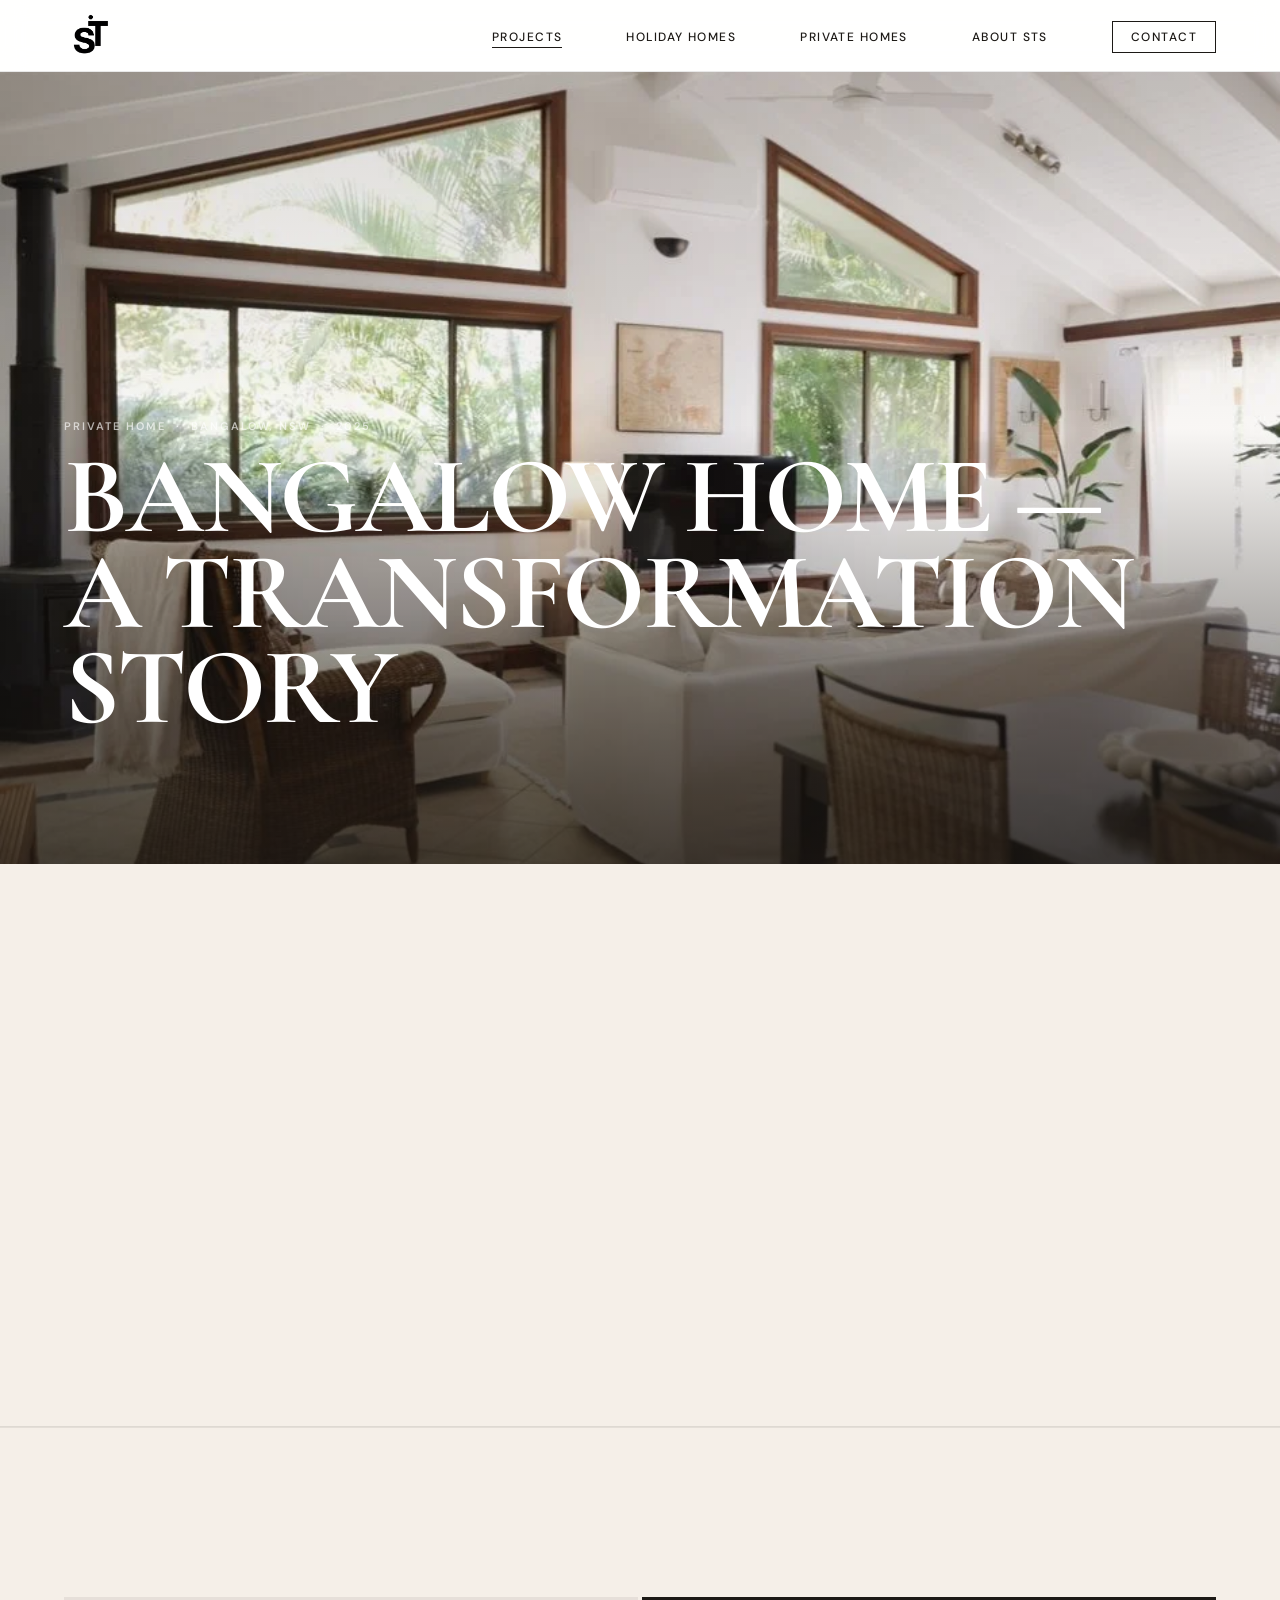
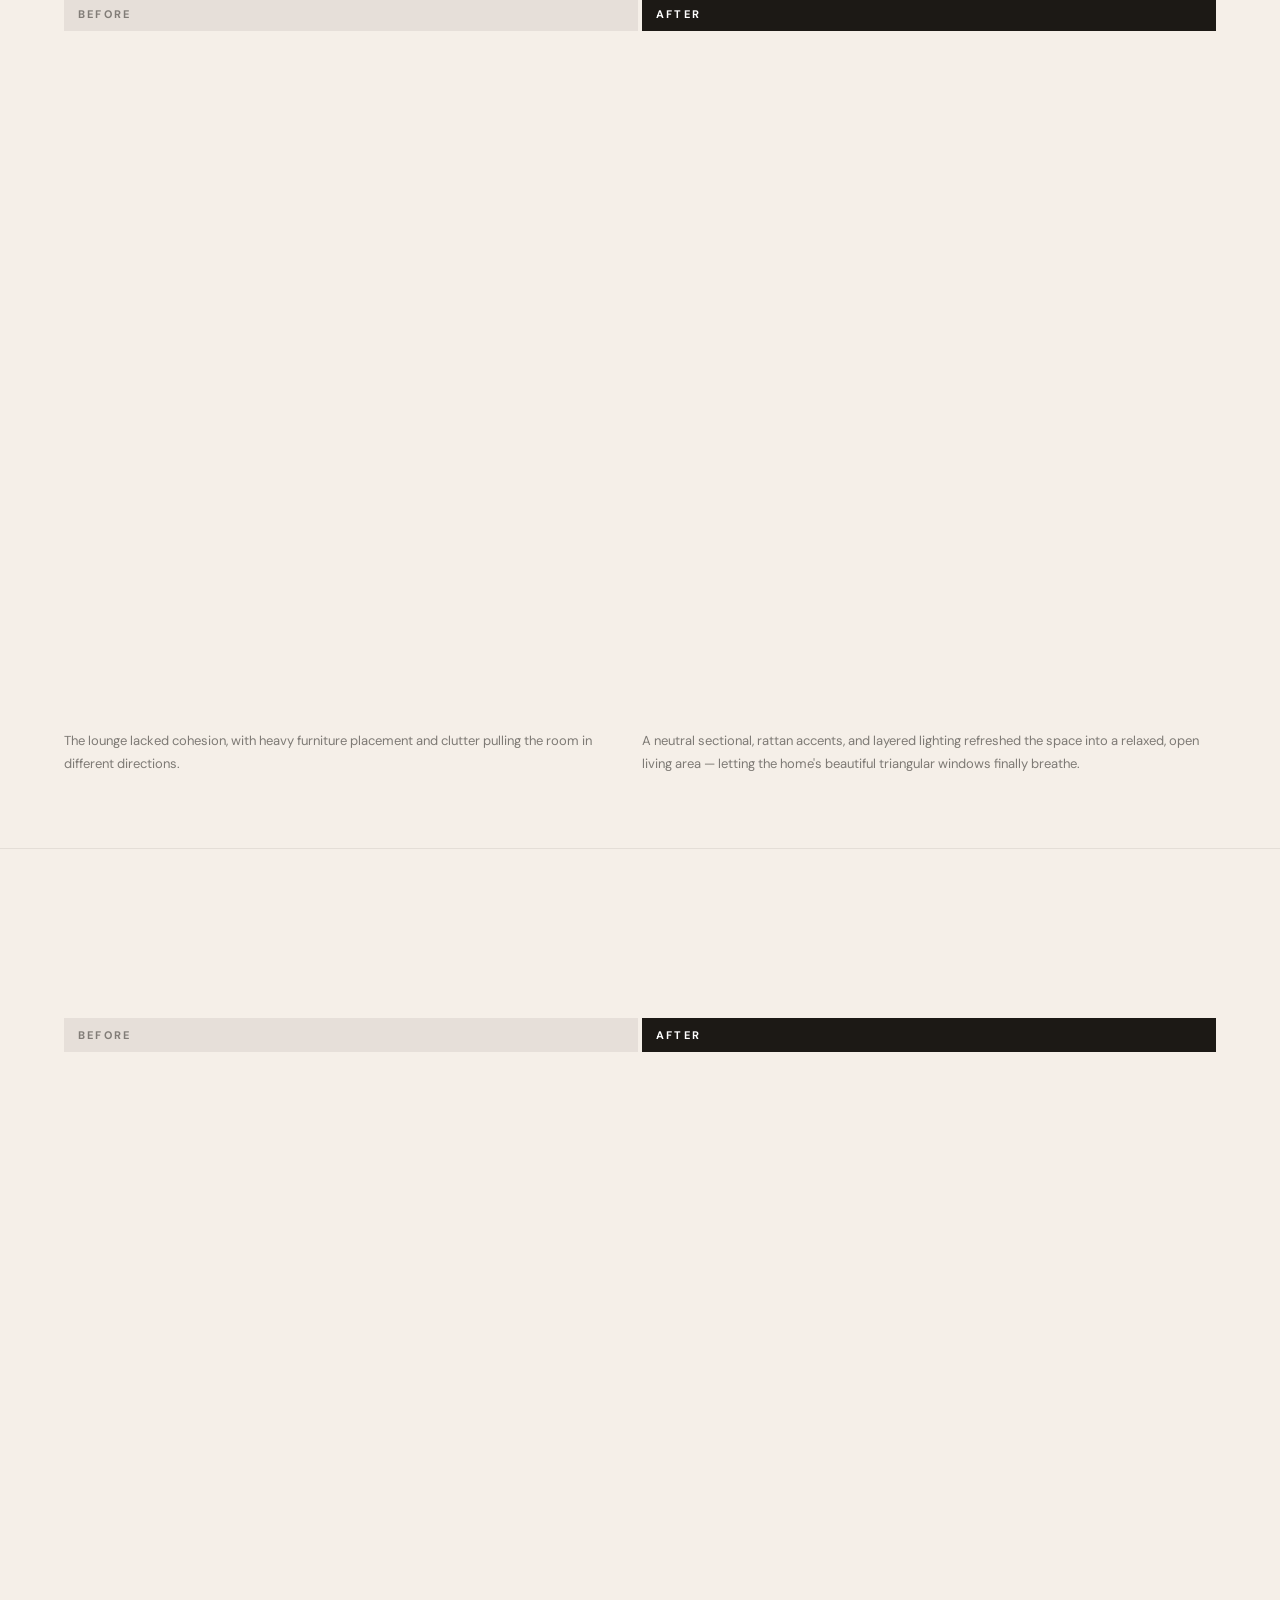
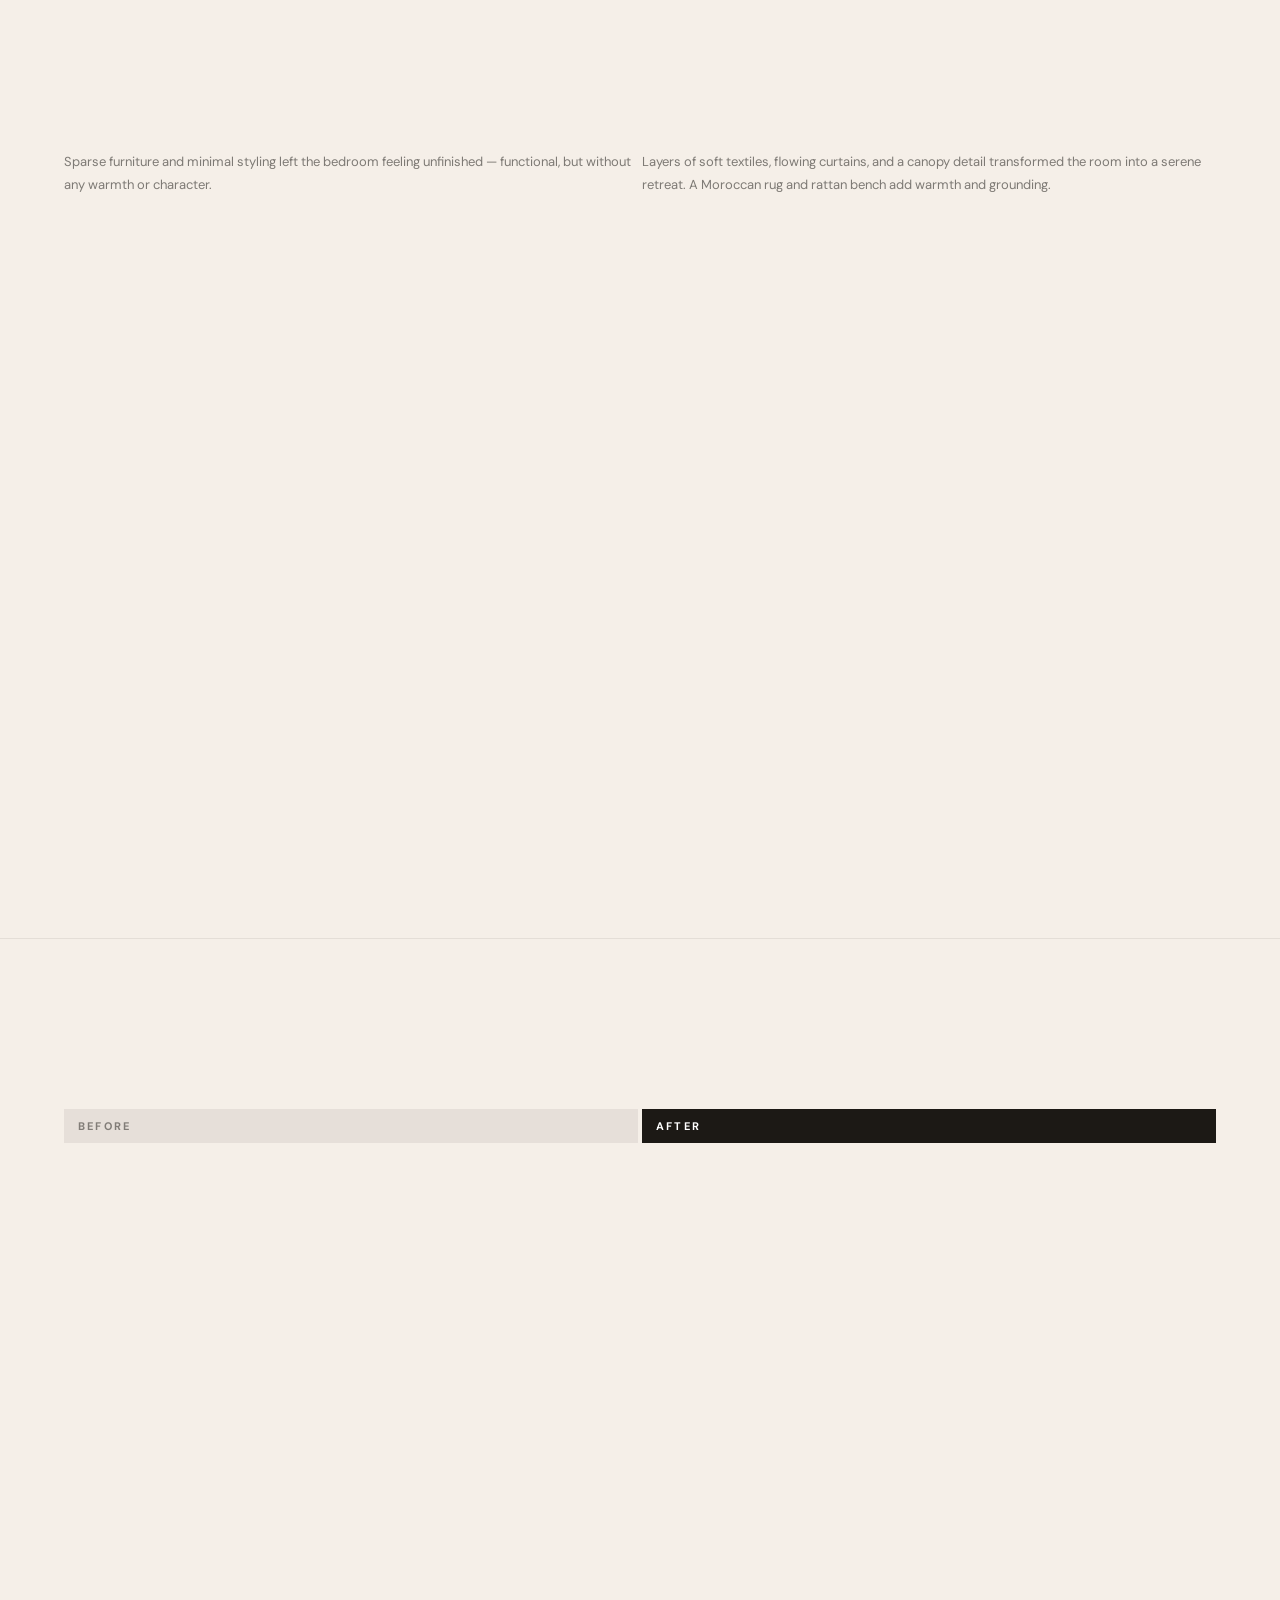
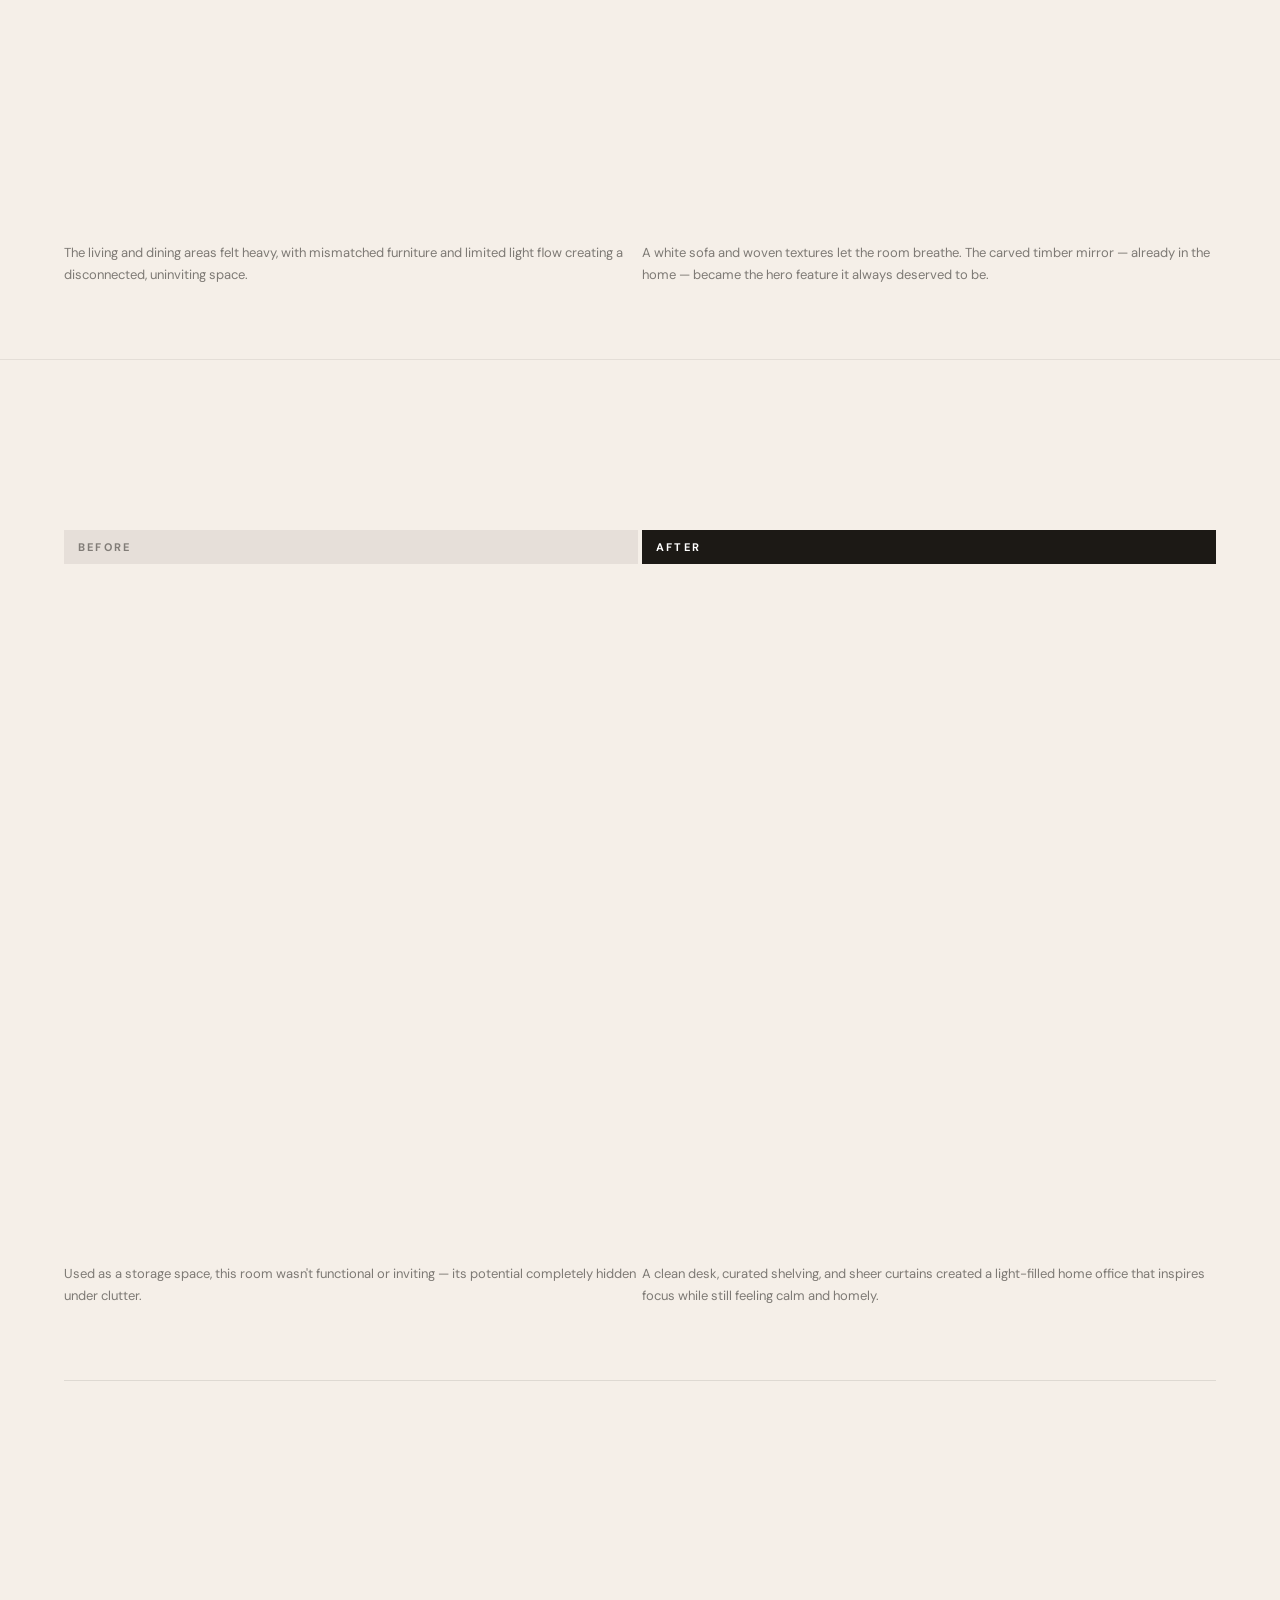
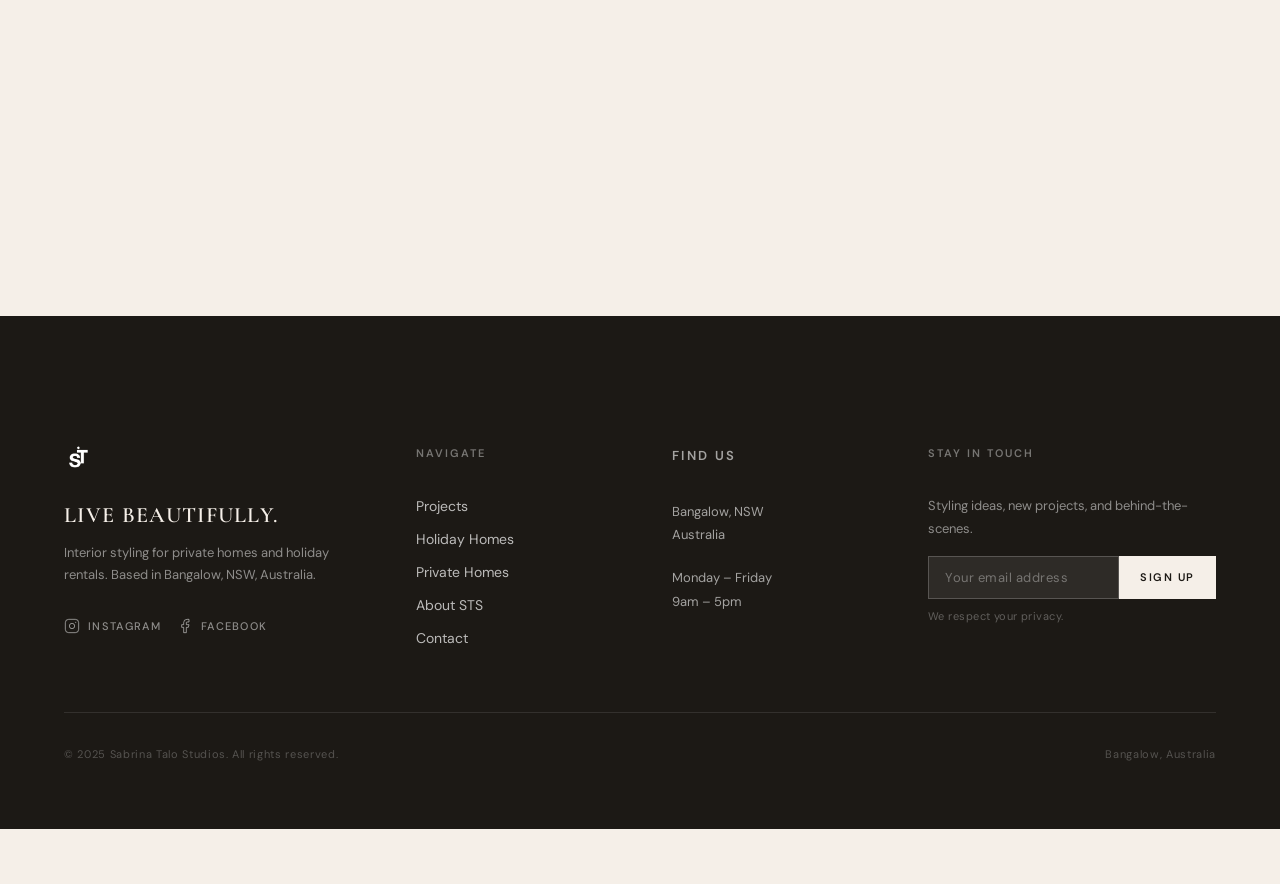
<file: projects/index.html>
<!DOCTYPE html>
<html lang="en">
<head>
  <meta charset="UTF-8">
  <meta http-equiv="refresh" content="0; url=bangalow-home.html">
  <link rel="canonical" href="https://sabrinatalostudios.com.au/projects/bangalow-home.html">
  <title>Projects — Sabrina Talo Studios</title>
</head>
<body>
  <p>Redirecting… <a href="bangalow-home.html">click here if not redirected</a>.</p>
</body>
</html>
</file>
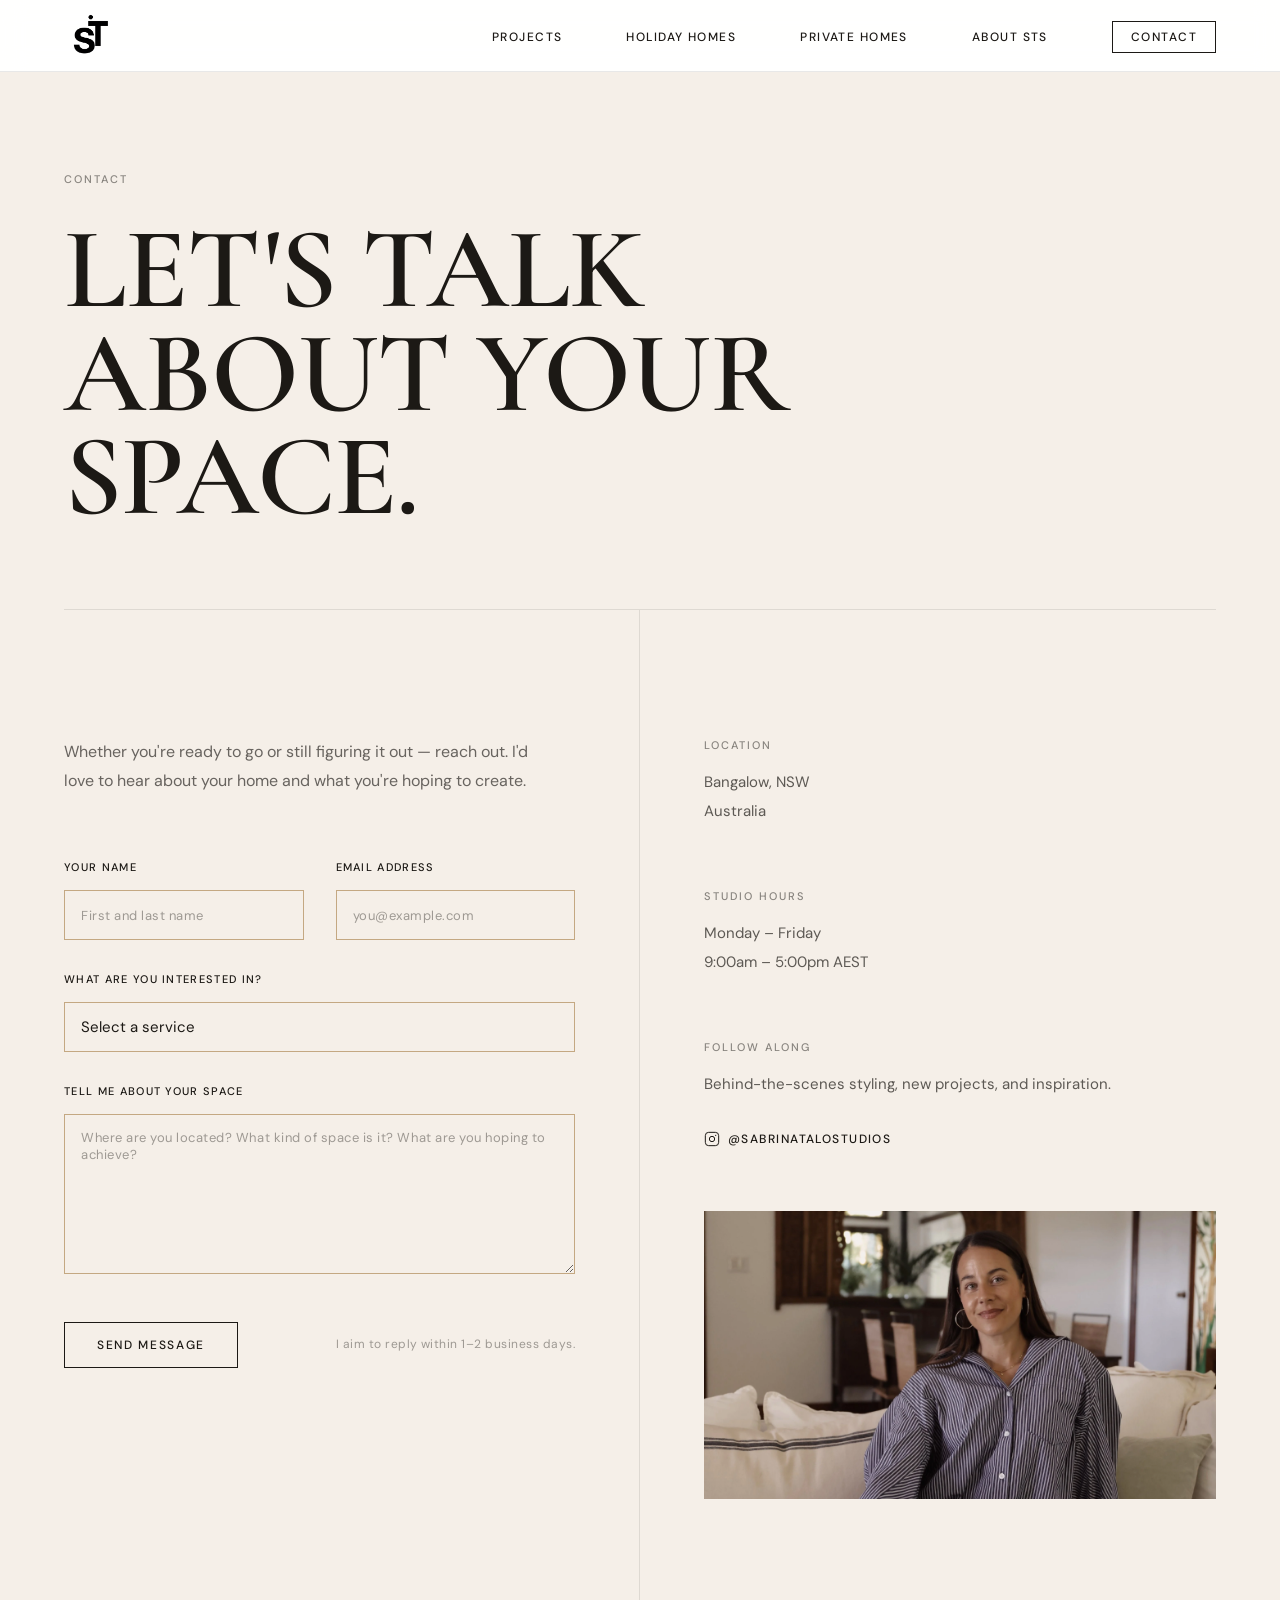
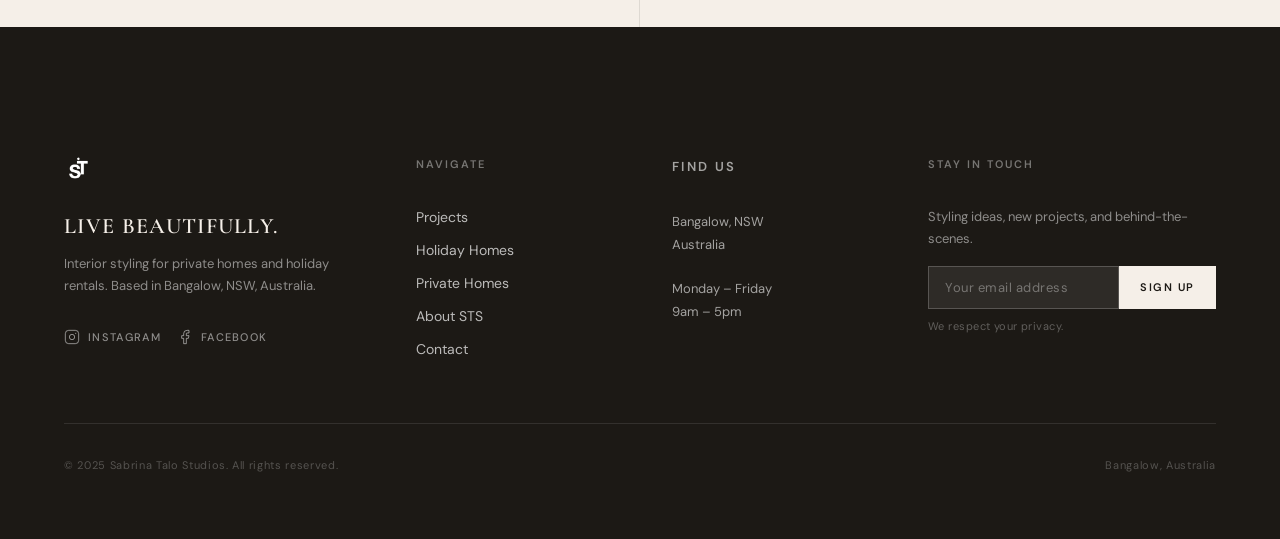
<file: contact.html>
<!DOCTYPE html>
<html lang="en">
<head>
  <meta charset="UTF-8">
  <meta name="viewport" content="width=device-width, initial-scale=1.0">
  <title>Contact — Sabrina Talo Studios, Bangalow NSW</title>
  <meta name="description" content="Get in touch with Sabrina Talo Studios. Interior styling for private homes and holiday rentals in Bangalow, NSW. Studio hours Monday to Friday, 9am–5pm AEST.">

  <!-- Canonical -->
  <link rel="canonical" href="https://sabrinatalostudios.com.au/contact.html">

  <!-- Favicon -->
  <link rel="icon" href="favicon.ico" sizes="any">
  <link rel="apple-touch-icon" href="Media/Logo_Hero.webp">

  <!-- Open Graph -->
  <meta property="og:title" content="Contact — Sabrina Talo Studios">
  <meta property="og:description" content="Get in touch about interior styling for your home or holiday rental. Based in Bangalow, NSW. Monday to Friday, 9am–5pm AEST.">
  <meta property="og:type" content="website">
  <meta property="og:url" content="https://sabrinatalostudios.com.au/contact.html">
  <meta property="og:locale" content="en_AU">
  <meta property="og:image" content="https://sabrinatalostudios.com.au/Media/og-image.jpg">
  <meta property="og:image:width" content="1200">
  <meta property="og:image:height" content="630">
  <meta property="og:image:alt" content="Interior styled by Sabrina Talo Studios — a warm, beautifully layered living space in Bangalow, NSW">
  <meta property="og:site_name" content="Sabrina Talo Studios">

  <!-- Twitter Card -->
  <meta name="twitter:card" content="summary_large_image">
  <meta name="twitter:title" content="Contact — Sabrina Talo Studios">
  <meta name="twitter:description" content="Get in touch about interior styling for your home or holiday rental. Based in Bangalow, NSW.">
  <meta name="twitter:image" content="https://sabrinatalostudios.com.au/Media/og-image.jpg">

  <!-- Resource Hints -->
  <link rel="preconnect" href="https://fonts.googleapis.com">
  <link rel="preconnect" href="https://fonts.gstatic.com" crossorigin>


  <link rel="stylesheet" href="style.css">
  <style>
    .contact-page {
      padding-top: var(--nav-height);
      min-height: 100vh;
    }
    .contact-hero {
      padding: 100px 0 80px;
      border-bottom: 1px solid rgba(28,25,21,0.1);
    }
    .contact-hero .label { display: block; margin-bottom: var(--space-lg); }
    .contact-hero h1 {
      font-size: clamp(52px, 9vw, 140px);
      line-height: 0.9;
    }
    .contact-layout {
      display: grid;
      grid-template-columns: 1fr 1fr;
      min-height: 70vh;
    }
    .contact-form-col {
      padding: var(--space-2xl) var(--space-xl) var(--space-2xl) 0;
      border-right: 1px solid rgba(28,25,21,0.1);
    }
    .contact-info-col {
      padding: var(--space-2xl) 0 var(--space-2xl) var(--space-xl);
    }
    .contact-form {
      display: flex;
      flex-direction: column;
      gap: var(--space-lg);
    }
    .form-row {
      display: grid;
      grid-template-columns: 1fr 1fr;
      gap: var(--space-lg);
    }
    .form-group {
      display: flex;
      flex-direction: column;
      gap: var(--space-sm);
    }
    textarea {
      resize: vertical;
      min-height: 160px;
    }
    .form-submit {
      display: flex;
      align-items: center;
      justify-content: space-between;
      gap: var(--space-lg);
      padding-top: var(--space-md);
    }
    .form-note {
      font-size: 12px;
      color: rgba(28,25,21,0.4);
      letter-spacing: 0.04em;
    }
    .contact-detail {
      margin-bottom: var(--space-xl);
    }
    .contact-detail .label {
      display: block;
      margin-bottom: var(--space-md);
    }
    .contact-detail p {
      font-size: 15px;
      line-height: 1.9;
      color: rgba(28,25,21,0.7);
    }
    .contact-social-links {
      display: flex;
      gap: var(--space-lg);
      margin-top: var(--space-lg);
    }
    .contact-social-link {
      font-family: var(--font-heading);
      font-size: 12px;
      font-weight: 500;
      letter-spacing: 0.12em;
      text-transform: uppercase;
      color: var(--color-text);
      display: flex;
      align-items: center;
      gap: 8px;
      transition: opacity 0.2s ease;
    }
    .contact-social-link:hover { opacity: 0.5; }
    .contact-image {
      overflow: hidden;
      aspect-ratio: 16/9;
    }
    .contact-image img {
      width: 100%;
      height: 100%;
      object-fit: cover;
    }
    .success-msg {
      display: none;
      background: var(--color-muted);
      border-left: 2px solid var(--color-primary);
      padding: var(--space-lg);
      font-family: var(--font-heading);
      font-size: 13px;
      letter-spacing: 0.06em;
      text-transform: uppercase;
    }

    @media (max-width: 768px) {
      .contact-layout {
        grid-template-columns: 1fr;
      }
      .contact-form-col {
        padding: var(--space-xl) 0;
        border-right: none;
        border-bottom: 1px solid rgba(28,25,21,0.1);
      }
      .contact-info-col {
        padding: var(--space-xl) 0;
      }
      .form-row { grid-template-columns: 1fr; }
      .form-submit { flex-direction: column; align-items: flex-start; }
      .contact-hero { padding: 60px 0 48px; }
    }
  </style>
</head>
<body>

<a href="#main" class="skip-link">Skip to content</a>

<nav id="nav" aria-label="Main navigation">
  <div class="nav-inner">
    <a href="index.html" class="nav-logo" aria-label="Sabrina Talo Studios — Home">
      <img src="Media/Logo_Hero.webp" alt="SABRINA TALO STUDIOS" width="200" height="36">
    </a>
    <ul class="nav-links" role="list">
      <li><a href="projects/bangalow-home.html" class="nav-link">Projects</a></li>
      <li><a href="holiday-homes.html" class="nav-link">Holiday Homes</a></li>
      <li><a href="private-homes.html" class="nav-link">Private Homes</a></li>
      <li><a href="about.html" class="nav-link">About STS</a></li>
      <li><a href="contact.html" class="nav-link nav-link-cta active">Contact</a></li>
    </ul>
    <button class="hamburger" id="hamburger" aria-label="Open navigation menu" aria-expanded="false" aria-controls="mobile-menu">
      <span></span><span></span><span></span>
    </button>
  </div>
</nav>

<div class="mobile-menu" id="mobile-menu" role="dialog" aria-label="Navigation" aria-modal="true">
  <nav aria-label="Mobile navigation">
    <ul class="mobile-menu-links" role="list">
      <li><a href="projects/bangalow-home.html" class="mobile-menu-link">Projects</a></li>
      <li><a href="holiday-homes.html" class="mobile-menu-link">Holiday Homes</a></li>
      <li><a href="private-homes.html" class="mobile-menu-link">Private Homes</a></li>
      <li><a href="about.html" class="mobile-menu-link">About STS</a></li>
      <li><a href="contact.html" class="mobile-menu-link">Contact</a></li>
    </ul>
  </nav>
  <p class="mobile-menu-footer">Bangalow, Australia &nbsp;·&nbsp; Mon–Fri 9am–5pm</p>
</div>

<main id="main" class="contact-page">

  <div class="container">

    <div class="contact-hero">
      <span class="label reveal">Contact</span>
      <h1 class="reveal reveal-delay-1">Let's talk<br>about your<br>space.</h1>
    </div>

    <div class="contact-layout">

      <!-- Form -->
      <div class="contact-form-col">
        <p class="reveal" style="font-size:16px; color:rgba(28,25,21,0.65); line-height:1.8; max-width:480px; margin-bottom: var(--space-xl);">
          Whether you're ready to go or still figuring it out — reach out. I'd love to hear about your home and what you're hoping to create.
        </p>

        <div id="success-msg" class="success-msg">
          Thank you — I'll be in touch soon.
        </div>

        <form id="contact-form" class="contact-form reveal reveal-delay-1" novalidate aria-label="Contact form">
          <div class="form-row">
            <div class="form-group">
              <label for="name">Your Name</label>
              <input type="text" id="name" name="name" placeholder="First and last name" required autocomplete="name">
            </div>
            <div class="form-group">
              <label for="email">Email Address</label>
              <input type="email" id="email" name="email" placeholder="you@example.com" required autocomplete="email">
            </div>
          </div>

          <div class="form-group">
            <label for="service">What are you interested in?</label>
            <select id="service" name="service">
              <option value="" disabled selected>Select a service</option>
              <option value="private-home">Private Home Styling</option>
              <option value="holiday-home">Holiday Home Styling</option>
              <option value="consultation">Initial Consultation</option>
              <option value="other">Something Else</option>
            </select>
          </div>

          <div class="form-group">
            <label for="message">Tell Me About Your Space</label>
            <textarea id="message" name="message" placeholder="Where are you located? What kind of space is it? What are you hoping to achieve?" required></textarea>
          </div>

          <div class="form-submit">
            <button type="submit" class="btn btn-primary">Send Message</button>
            <p class="form-note">I aim to reply within 1–2 business days.</p>
          </div>
        </form>
      </div>

      <!-- Info -->
      <div class="contact-info-col">
        <div class="contact-detail reveal">
          <span class="label">Location</span>
          <p>
            Bangalow, NSW<br>
            Australia
          </p>
        </div>

        <div class="contact-detail reveal reveal-delay-1">
          <span class="label">Studio Hours</span>
          <p>
            Monday – Friday<br>
            9:00am – 5:00pm AEST
          </p>
        </div>

        <div class="contact-detail reveal reveal-delay-2">
          <span class="label">Follow Along</span>
          <p>Behind-the-scenes styling, new projects, and inspiration.</p>
          <div class="contact-social-links">
            <a href="https://www.instagram.com/sabrinatalostudios/" target="_blank" rel="noopener noreferrer" class="contact-social-link" aria-label="Follow on Instagram">
              <svg width="16" height="16" viewBox="0 0 24 24" fill="none" stroke="currentColor" stroke-width="1.5" aria-hidden="true"><rect x="2" y="2" width="20" height="20" rx="5"/><circle cx="12" cy="12" r="4"/><circle cx="17.5" cy="6.5" r="1" fill="currentColor" stroke="none"/></svg>
              @sabrinatalostudios
            </a>
          </div>
        </div>

        <div class="contact-image reveal reveal-delay-3" style="margin-top: var(--space-xl);">
          <img
            src="Media/41ABE711-9AEE-44CE-BF73-110BF729DAFB.webp"
            alt="Sabrina Talo Studios — styled interior space"
            loading="lazy"
            width="600"
            height="400"
          >
        </div>
      </div>
    </div>
  </div>

</main>

<footer id="footer" aria-label="Site footer">
  <div class="container">
    <div class="footer-grid">
      <div>
        <img src="Media/LOGOS++SABRINA+TALO+STUDIOS.webp" alt="SABRINA TALO STUDIOS" class="footer-brand-logo" width="200" height="28">
        <p class="footer-tagline">Live Beautifully.</p>
        <p class="footer-desc">Interior styling for private homes and holiday rentals. Based in Bangalow, NSW, Australia.</p>
        <div class="footer-social">
          <a href="https://www.instagram.com/sabrinatalostudios/" target="_blank" rel="noopener noreferrer" aria-label="Instagram">
            <svg width="16" height="16" viewBox="0 0 24 24" fill="none" stroke="currentColor" stroke-width="1.5" aria-hidden="true"><rect x="2" y="2" width="20" height="20" rx="5"/><circle cx="12" cy="12" r="4"/><circle cx="17.5" cy="6.5" r="1" fill="currentColor" stroke="none"/></svg>
            Instagram
          </a>
          <a href="https://www.facebook.com/profile.php?id=61574074654975" target="_blank" rel="noopener noreferrer" aria-label="Facebook">
            <svg width="16" height="16" viewBox="0 0 24 24" fill="none" stroke="currentColor" stroke-width="1.5" aria-hidden="true"><path d="M18 2h-3a5 5 0 0 0-5 5v3H7v4h3v8h4v-8h3l1-4h-4V7a1 1 0 0 1 1-1h3z"/></svg>
            Facebook
          </a>
        </div>
      </div>
      <div>
        <p class="footer-heading">Navigate</p>
        <ul class="footer-links" role="list">
          <li><a href="projects/bangalow-home.html" class="footer-link">Projects</a></li>
          <li><a href="holiday-homes.html" class="footer-link">Holiday Homes</a></li>
          <li><a href="private-homes.html" class="footer-link">Private Homes</a></li>
          <li><a href="about.html" class="footer-link">About STS</a></li>
          <li><a href="contact.html" class="footer-link">Contact</a></li>
        </ul>
      </div>
      <div class="footer-info">
        <p class="footer-heading">Find Us</p>
        <p>Bangalow, NSW<br>Australia</p>
        <p style="margin-top:20px;">Monday – Friday<br>9am – 5pm</p>
      </div>
      <div>
        <p class="footer-heading">Stay in Touch</p>
        <p style="font-size:13px; color:rgba(255,255,255,0.5); margin-bottom:16px; line-height:1.7;">Styling ideas, new projects, and behind-the-scenes.</p>
        <form class="footer-newsletter-form" aria-label="Newsletter signup" onsubmit="event.preventDefault(); this.querySelector('button').textContent='Thank You'; this.querySelector('button').disabled=true; this.reset();">
          <label for="newsletter-email-contact" class="sr-only">Email address</label>
          <input type="email" id="newsletter-email-contact" name="email" placeholder="Your email address" required autocomplete="email">
          <button type="submit">Sign Up</button>
        </form>
        <p class="footer-privacy">We respect your privacy.</p>
      </div>
    </div>
    <div class="footer-bottom">
      <p class="footer-copyright">© 2025 Sabrina Talo Studios. All rights reserved.</p>
      <p class="footer-copyright">Bangalow, Australia</p>
    </div>
  </div>
</footer>

<style>.sr-only{position:absolute;width:1px;height:1px;padding:0;margin:-1px;overflow:hidden;clip:rect(0,0,0,0);white-space:nowrap;border:0;}</style>
<script>
(function(){
  const nav=document.getElementById('nav');

  const hamburger=document.getElementById('hamburger');
  const mobileMenu=document.getElementById('mobile-menu');
  hamburger.addEventListener('click',()=>{
    const open=mobileMenu.classList.toggle('open');
    hamburger.classList.toggle('open',open);
    hamburger.setAttribute('aria-expanded',String(open));
    document.body.style.overflow=open?'hidden':'';
  });
  mobileMenu.querySelectorAll('a').forEach(l=>l.addEventListener('click',()=>{
    mobileMenu.classList.remove('open');hamburger.classList.remove('open');
    hamburger.setAttribute('aria-expanded','false');document.body.style.overflow='';
  }));
  document.addEventListener('keydown',e=>{
    if(e.key==='Escape'&&mobileMenu.classList.contains('open')){
      mobileMenu.classList.remove('open');hamburger.classList.remove('open');
      hamburger.setAttribute('aria-expanded','false');document.body.style.overflow='';
    }
  });
  const els=document.querySelectorAll('.reveal,.reveal-left,.reveal-clip');
  if('IntersectionObserver' in window){
    const io=new IntersectionObserver(entries=>entries.forEach(e=>{if(e.isIntersecting){e.target.classList.add('visible');io.unobserve(e.target);}}),{threshold:0.1});
    els.forEach(el=>io.observe(el));
  } else { els.forEach(el=>el.classList.add('visible')); }

  // Contact form
  const form = document.getElementById('contact-form');
  const successMsg = document.getElementById('success-msg');
  if(form) {
    form.addEventListener('submit', function(e) {
      e.preventDefault();
      form.style.display = 'none';
      successMsg.style.display = 'block';
    });
  }

  // Nav always scrolled on interior page
  nav.classList.add('scrolled');
})();
</script>
</body>
</html>
</file>
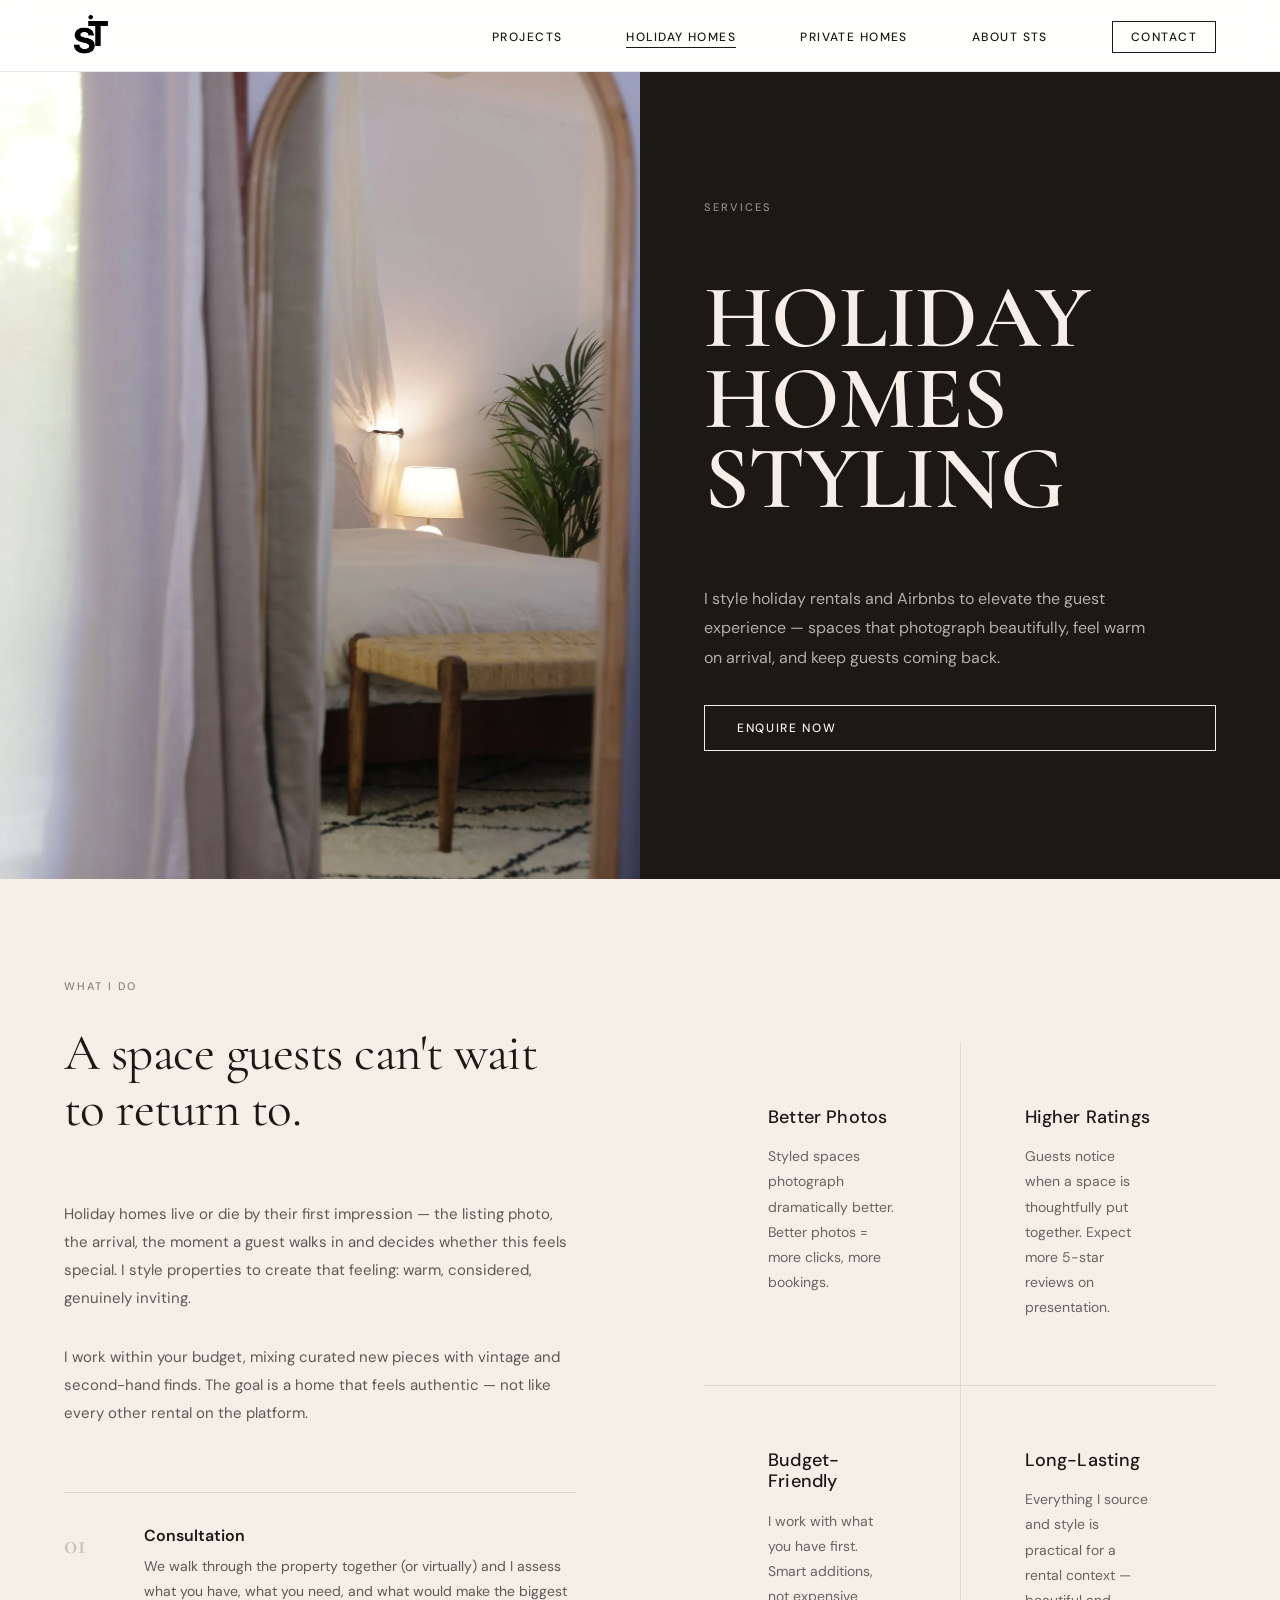
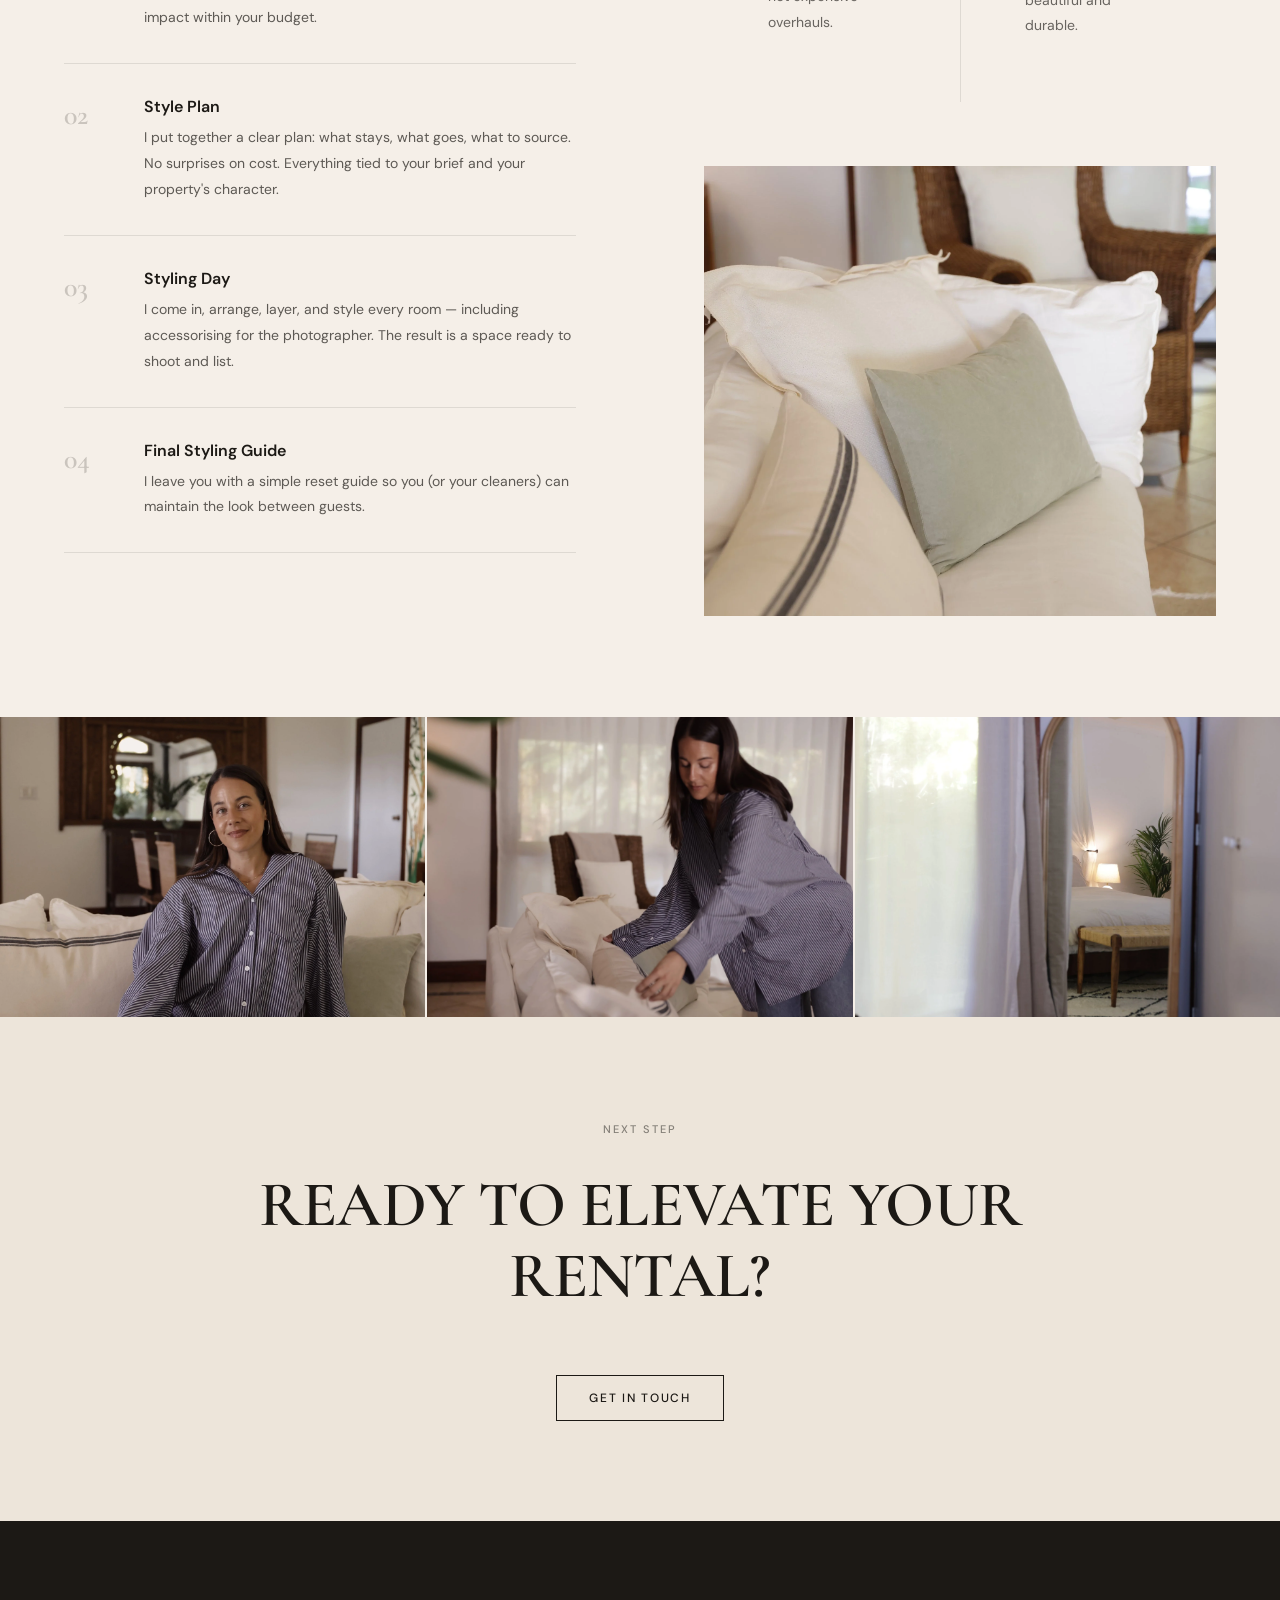
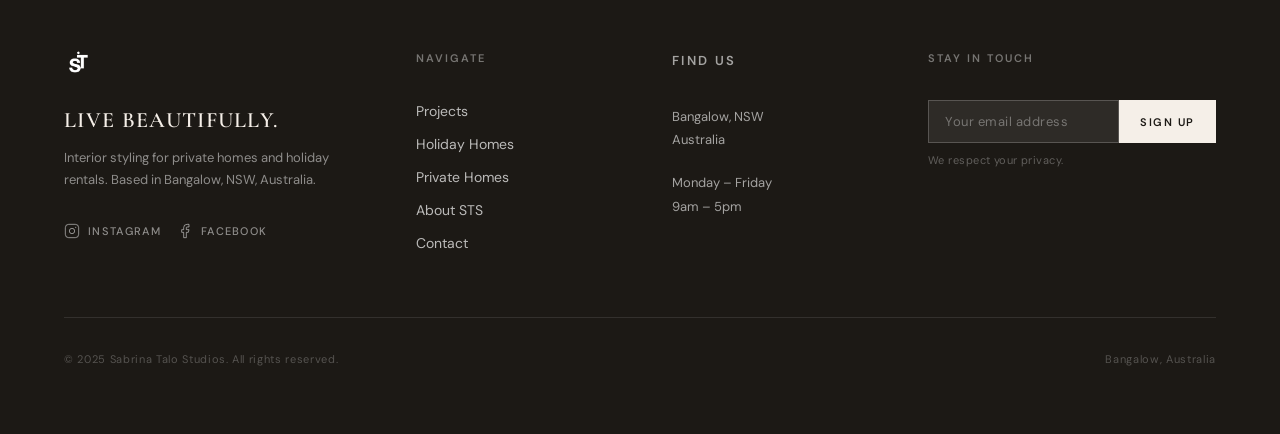
<file: holiday-homes.html>
<!DOCTYPE html>
<html lang="en">
<head>
  <meta charset="UTF-8">
  <meta name="viewport" content="width=device-width, initial-scale=1.0">
  <title>Holiday Home Styling — Bangalow & Byron Bay | Sabrina Talo Studios</title>
  <meta name="description" content="Holiday home and Airbnb styling by Sabrina Talo Studios. Elevate your rental property in the Northern Rivers with thoughtful, budget-friendly interior styling that guests love.">

  <!-- Canonical -->
  <link rel="canonical" href="https://sabrinatalostudios.com.au/holiday-homes.html">

  <!-- Favicon -->
  <link rel="icon" href="favicon.ico" sizes="any">
  <link rel="apple-touch-icon" href="Media/Logo_Hero.webp">

  <!-- Open Graph -->
  <meta property="og:title" content="Holiday Home Styling — Sabrina Talo Studios">
  <meta property="og:description" content="Airbnb and holiday rental styling in Bangalow and the Byron Bay hinterland. Create a space guests love coming back to.">
  <meta property="og:type" content="website">
  <meta property="og:url" content="https://sabrinatalostudios.com.au/holiday-homes.html">
  <meta property="og:locale" content="en_AU">
  <meta property="og:image" content="https://sabrinatalostudios.com.au/Media/og-image.jpg">
  <meta property="og:image:width" content="1200">
  <meta property="og:image:height" content="630">
  <meta property="og:image:alt" content="Interior styled by Sabrina Talo Studios — a warm, beautifully layered living space in Bangalow, NSW">
  <meta property="og:site_name" content="Sabrina Talo Studios">

  <!-- Twitter Card -->
  <meta name="twitter:card" content="summary_large_image">
  <meta name="twitter:title" content="Holiday Home Styling — Sabrina Talo Studios">
  <meta name="twitter:description" content="Airbnb and holiday rental styling in Bangalow and the Byron Bay hinterland. Create a space guests love coming back to.">
  <meta name="twitter:image" content="https://sabrinatalostudios.com.au/Media/og-image.jpg">

  <!-- Structured Data: Service -->
  <script type="application/ld+json">
  {
    "@context": "https://schema.org",
    "@type": "Service",
    "name": "Holiday Home Styling",
    "provider": {
      "@type": "LocalBusiness",
      "@id": "https://sabrinatalostudios.com.au/#business",
      "name": "Sabrina Talo Studios"
    },
    "description": "Interior styling for holiday homes and Airbnb rentals in the Byron Bay hinterland and Northern Rivers, NSW.",
    "areaServed": {
      "@type": "AdministrativeArea",
      "name": "Northern Rivers, NSW, Australia"
    },
    "url": "https://sabrinatalostudios.com.au/holiday-homes.html"
  }
  </script>

  <!-- Resource Hints -->
  <link rel="preconnect" href="https://fonts.googleapis.com">
  <link rel="preconnect" href="https://fonts.gstatic.com" crossorigin>


  <link rel="stylesheet" href="style.css">
  <style>
    .service-page { padding-top: var(--nav-height); }
    .service-page-hero {
      display: grid;
      grid-template-columns: 1fr 1fr;
      min-height: 85vh;
    }
    .service-page-hero-image {
      overflow: hidden;
    }
    .service-page-hero-image img {
      width: 100%;
      height: 100%;
      object-fit: cover;
      object-position: center;
    }
    .service-page-hero-content {
      display: flex;
      flex-direction: column;
      justify-content: flex-end;
      padding: var(--space-2xl) var(--space-xl);
      background: var(--color-bg);
      color: var(--color-surface);
    }
    .service-page-hero-content .label-light { margin-bottom: var(--space-xl); display: block; }
    .service-page-hero-content h1 {
      font-size: clamp(44px, 7vw, 100px);
      color: var(--color-surface);
      margin-bottom: var(--space-xl);
    }
    .service-page-hero-content p {
      color: rgba(255,255,255,0.65);
      font-size: 16px;
      line-height: 1.85;
      max-width: 460px;
      margin-bottom: var(--space-lg);
    }
    .service-body { padding: 100px 0; }
    .service-body-grid {
      display: grid;
      grid-template-columns: 1fr 1fr;
      gap: var(--space-2xl);
      align-items: start;
    }
    .service-body h2 { font-size: clamp(28px, 4vw, 52px); margin-bottom: var(--space-xl); }
    .service-body p {
      font-size: 15px;
      line-height: 1.85;
      color: rgba(28,25,21,0.7);
      margin-bottom: var(--space-lg);
    }
    .process-list {
      display: flex;
      flex-direction: column;
      gap: 0;
      margin: var(--space-xl) 0;
    }
    .process-step {
      display: grid;
      grid-template-columns: 48px 1fr;
      gap: var(--space-lg);
      padding: var(--space-lg) 0;
      border-top: 1px solid rgba(28,25,21,0.1);
    }
    .process-step:last-child { border-bottom: 1px solid rgba(28,25,21,0.1); }
    .step-num {
      font-family: var(--font-display);
      font-size: 28px;
      font-weight: 600;
      color: rgba(28,25,21,0.2);
      padding-top: 2px;
    }
    .step-content h4 { font-size: 16px; margin-bottom: 8px; font-weight: 600; letter-spacing: 0; text-transform: none; }
    .step-content p { font-size: 14px; margin: 0; }
    .benefit-grid {
      display: grid;
      grid-template-columns: 1fr 1fr;
      gap: 1px;
      background: rgba(28,25,21,0.1);
      margin-top: var(--space-xl);
    }
    .benefit-item {
      background: var(--color-surface);
      padding: var(--space-xl);
    }
    .benefit-item h3 { font-size: 18px; margin-bottom: var(--space-md); }
    .benefit-item p { font-size: 14px; line-height: 1.8; color: rgba(28,25,21,0.65); margin: 0; }
    .gallery-strip {
      display: grid;
      grid-template-columns: repeat(3, 1fr);
      gap: 2px;
      margin: 0;
    }
    .gallery-strip img { width: 100%; aspect-ratio: 4/3; object-fit: cover; }
    .service-cta {
      padding: 100px var(--space-xl);
      background: var(--color-muted);
      text-align: center;
    }
    .service-cta h2 {
      font-family: var(--font-display);
      font-size: clamp(36px, 5vw, 72px);
      font-weight: 600;
      text-transform: uppercase;
      margin: var(--space-lg) 0 var(--space-xl);
    }

    @media (max-width: 768px) {
      .service-page-hero { grid-template-columns: 1fr; min-height: auto; }
      .service-page-hero-image { height: 60vw; min-height: 280px; }
      .service-body { padding: 64px 0; }
      .service-body-grid { grid-template-columns: 1fr; }
      .benefit-grid { grid-template-columns: 1fr; }
      .gallery-strip { grid-template-columns: 1fr 1fr; }
      .service-cta { padding: 64px var(--space-lg); }
    }
  </style>
</head>
<body>

<a href="#main" class="skip-link">Skip to content</a>

<nav id="nav" aria-label="Main navigation">
  <div class="nav-inner">
    <a href="index.html" class="nav-logo" aria-label="Sabrina Talo Studios — Home">
      <img src="Media/Logo_Hero.webp" alt="SABRINA TALO STUDIOS" width="200" height="36">
    </a>
    <ul class="nav-links" role="list">
      <li><a href="projects/bangalow-home.html" class="nav-link">Projects</a></li>
      <li><a href="holiday-homes.html" class="nav-link active">Holiday Homes</a></li>
      <li><a href="private-homes.html" class="nav-link">Private Homes</a></li>
      <li><a href="about.html" class="nav-link">About STS</a></li>
      <li><a href="contact.html" class="nav-link nav-link-cta">Contact</a></li>
    </ul>
    <button class="hamburger" id="hamburger" aria-label="Open navigation menu" aria-expanded="false" aria-controls="mobile-menu">
      <span></span><span></span><span></span>
    </button>
  </div>
</nav>

<div class="mobile-menu" id="mobile-menu" role="dialog" aria-label="Navigation" aria-modal="true">
  <nav aria-label="Mobile navigation">
    <ul class="mobile-menu-links" role="list">
      <li><a href="projects/bangalow-home.html" class="mobile-menu-link">Projects</a></li>
      <li><a href="holiday-homes.html" class="mobile-menu-link">Holiday Homes</a></li>
      <li><a href="private-homes.html" class="mobile-menu-link">Private Homes</a></li>
      <li><a href="about.html" class="mobile-menu-link">About STS</a></li>
      <li><a href="contact.html" class="mobile-menu-link">Contact</a></li>
    </ul>
  </nav>
  <p class="mobile-menu-footer">Bangalow, Australia &nbsp;·&nbsp; Mon–Fri 9am–5pm</p>
</div>

<main id="main" class="service-page">

  <div class="service-page-hero">
    <div class="service-page-hero-image">
      <img src="Media/IMG_8890.webp" alt="Holiday home interior styled by Sabrina Talo Studios — warm and inviting" width="800" height="700">
    </div>
    <div class="service-page-hero-content">
      <span class="label-light reveal">Services</span>
      <h1 class="reveal reveal-delay-1">Holiday<br>Homes<br>Styling</h1>
      <p class="reveal reveal-delay-2">
        I style holiday rentals and Airbnbs to elevate the guest experience — spaces that photograph beautifully, feel warm on arrival, and keep guests coming back.
      </p>
      <a href="contact.html" class="btn btn-primary-white reveal reveal-delay-3">Enquire Now</a>
    </div>
  </div>

  <section class="service-body">
    <div class="container">
      <div class="service-body-grid">
        <div>
          <span class="label reveal" style="display:block; margin-bottom: var(--space-lg);">What I Do</span>
          <h2 class="reveal reveal-delay-1">A space guests can't wait to return to.</h2>
          <p class="reveal reveal-delay-2">
            Holiday homes live or die by their first impression — the listing photo, the arrival, the moment a guest walks in and decides whether this feels special. I style properties to create that feeling: warm, considered, genuinely inviting.
          </p>
          <p class="reveal reveal-delay-3">
            I work within your budget, mixing curated new pieces with vintage and second-hand finds. The goal is a home that feels authentic — not like every other rental on the platform.
          </p>

          <div class="process-list">
            <div class="process-step reveal">
              <span class="step-num">01</span>
              <div class="step-content">
                <h4>Consultation</h4>
                <p>We walk through the property together (or virtually) and I assess what you have, what you need, and what would make the biggest impact within your budget.</p>
              </div>
            </div>
            <div class="process-step reveal reveal-delay-1">
              <span class="step-num">02</span>
              <div class="step-content">
                <h4>Style Plan</h4>
                <p>I put together a clear plan: what stays, what goes, what to source. No surprises on cost. Everything tied to your brief and your property's character.</p>
              </div>
            </div>
            <div class="process-step reveal reveal-delay-2">
              <span class="step-num">03</span>
              <div class="step-content">
                <h4>Styling Day</h4>
                <p>I come in, arrange, layer, and style every room — including accessorising for the photographer. The result is a space ready to shoot and list.</p>
              </div>
            </div>
            <div class="process-step reveal reveal-delay-3">
              <span class="step-num">04</span>
              <div class="step-content">
                <h4>Final Styling Guide</h4>
                <p>I leave you with a simple reset guide so you (or your cleaners) can maintain the look between guests.</p>
              </div>
            </div>
          </div>
        </div>

        <div>
          <div class="benefit-grid">
            <div class="benefit-item reveal">
              <h3>Better Photos</h3>
              <p>Styled spaces photograph dramatically better. Better photos = more clicks, more bookings.</p>
            </div>
            <div class="benefit-item reveal reveal-delay-1">
              <h3>Higher Ratings</h3>
              <p>Guests notice when a space is thoughtfully put together. Expect more 5-star reviews on presentation.</p>
            </div>
            <div class="benefit-item reveal reveal-delay-2">
              <h3>Budget-Friendly</h3>
              <p>I work with what you have first. Smart additions, not expensive overhauls.</p>
            </div>
            <div class="benefit-item reveal reveal-delay-3">
              <h3>Long-Lasting</h3>
              <p>Everything I source and style is practical for a rental context — beautiful and durable.</p>
            </div>
          </div>

          <div style="margin-top: var(--space-xl); overflow:hidden;" class="reveal">
            <img
              src="Media/IMG_9013.webp"
              alt="Holiday rental interior — warm styled living room"
              loading="lazy"
              style="width:100%; aspect-ratio:4/3; object-fit:cover;"
              width="600"
              height="450"
            >
          </div>
        </div>
      </div>
    </div>
  </section>

  <div class="gallery-strip" aria-label="Project gallery">
    <img src="Media/41ABE711-9AEE-44CE-BF73-110BF729DAFB.webp" alt="Holiday home styled interior detail" loading="lazy" width="400" height="300">
    <img src="Media/EA4A7CD1-064C-4129-BC17-D876B121644C.webp" alt="Styled holiday rental living space" loading="lazy" width="400" height="300">
    <img src="Media/IMG_8890.webp" alt="Holiday home bedroom styling" loading="lazy" width="400" height="300">
  </div>

  <section class="service-cta">
    <div class="container-sm">
      <span class="label reveal">Next Step</span>
      <h2 class="reveal reveal-delay-1">Ready to elevate your rental?</h2>
      <a href="contact.html" class="btn btn-primary reveal reveal-delay-2">Get In Touch</a>
    </div>
  </section>

</main>

<footer id="footer" aria-label="Site footer">
  <div class="container">
    <div class="footer-grid">
      <div>
        <img src="Media/LOGOS++SABRINA+TALO+STUDIOS.webp" alt="SABRINA TALO STUDIOS" class="footer-brand-logo" width="200" height="28">
        <p class="footer-tagline">Live Beautifully.</p>
        <p class="footer-desc">Interior styling for private homes and holiday rentals. Based in Bangalow, NSW, Australia.</p>
        <div class="footer-social">
          <a href="https://www.instagram.com/sabrinatalostudios/" target="_blank" rel="noopener noreferrer" aria-label="Instagram"><svg width="16" height="16" viewBox="0 0 24 24" fill="none" stroke="currentColor" stroke-width="1.5" aria-hidden="true"><rect x="2" y="2" width="20" height="20" rx="5"/><circle cx="12" cy="12" r="4"/><circle cx="17.5" cy="6.5" r="1" fill="currentColor" stroke="none"/></svg> Instagram</a>
          <a href="https://www.facebook.com/profile.php?id=61574074654975" target="_blank" rel="noopener noreferrer" aria-label="Facebook"><svg width="16" height="16" viewBox="0 0 24 24" fill="none" stroke="currentColor" stroke-width="1.5" aria-hidden="true"><path d="M18 2h-3a5 5 0 0 0-5 5v3H7v4h3v8h4v-8h3l1-4h-4V7a1 1 0 0 1 1-1h3z"/></svg> Facebook</a>
        </div>
      </div>
      <div>
        <p class="footer-heading">Navigate</p>
        <ul class="footer-links" role="list">
          <li><a href="projects/bangalow-home.html" class="footer-link">Projects</a></li>
          <li><a href="holiday-homes.html" class="footer-link">Holiday Homes</a></li>
          <li><a href="private-homes.html" class="footer-link">Private Homes</a></li>
          <li><a href="about.html" class="footer-link">About STS</a></li>
          <li><a href="contact.html" class="footer-link">Contact</a></li>
        </ul>
      </div>
      <div class="footer-info">
        <p class="footer-heading">Find Us</p>
        <p>Bangalow, NSW<br>Australia</p>
        <p style="margin-top:20px;">Monday – Friday<br>9am – 5pm</p>
      </div>
      <div>
        <p class="footer-heading">Stay in Touch</p>
        <form class="footer-newsletter-form" aria-label="Newsletter signup" onsubmit="event.preventDefault(); this.querySelector('button').textContent='Thank You'; this.querySelector('button').disabled=true; this.reset();">
          <label for="nl-hh" class="sr-only">Email address</label>
          <input type="email" id="nl-hh" name="email" placeholder="Your email address" required autocomplete="email">
          <button type="submit">Sign Up</button>
        </form>
        <p class="footer-privacy">We respect your privacy.</p>
      </div>
    </div>
    <div class="footer-bottom">
      <p class="footer-copyright">© 2025 Sabrina Talo Studios. All rights reserved.</p>
      <p class="footer-copyright">Bangalow, Australia</p>
    </div>
  </div>
</footer>

<style>.sr-only{position:absolute;width:1px;height:1px;padding:0;margin:-1px;overflow:hidden;clip:rect(0,0,0,0);white-space:nowrap;border:0;}</style>
<script>
(function(){
  const nav=document.getElementById('nav');
  nav.classList.add('scrolled');
  const hamburger=document.getElementById('hamburger');
  const mobileMenu=document.getElementById('mobile-menu');
  hamburger.addEventListener('click',()=>{const open=mobileMenu.classList.toggle('open');hamburger.classList.toggle('open',open);hamburger.setAttribute('aria-expanded',String(open));document.body.style.overflow=open?'hidden':'';});
  mobileMenu.querySelectorAll('a').forEach(l=>l.addEventListener('click',()=>{mobileMenu.classList.remove('open');hamburger.classList.remove('open');hamburger.setAttribute('aria-expanded','false');document.body.style.overflow='';}));
  document.addEventListener('keydown',e=>{if(e.key==='Escape'&&mobileMenu.classList.contains('open')){mobileMenu.classList.remove('open');hamburger.classList.remove('open');hamburger.setAttribute('aria-expanded','false');document.body.style.overflow='';}});
  const els=document.querySelectorAll('.reveal,.reveal-left,.reveal-clip');
  if('IntersectionObserver' in window){const io=new IntersectionObserver(entries=>entries.forEach(e=>{if(e.isIntersecting){e.target.classList.add('visible');io.unobserve(e.target);}}),{threshold:0.1});els.forEach(el=>io.observe(el));}else{els.forEach(el=>el.classList.add('visible'));}
})();
</script>
</body>
</html>
</file>
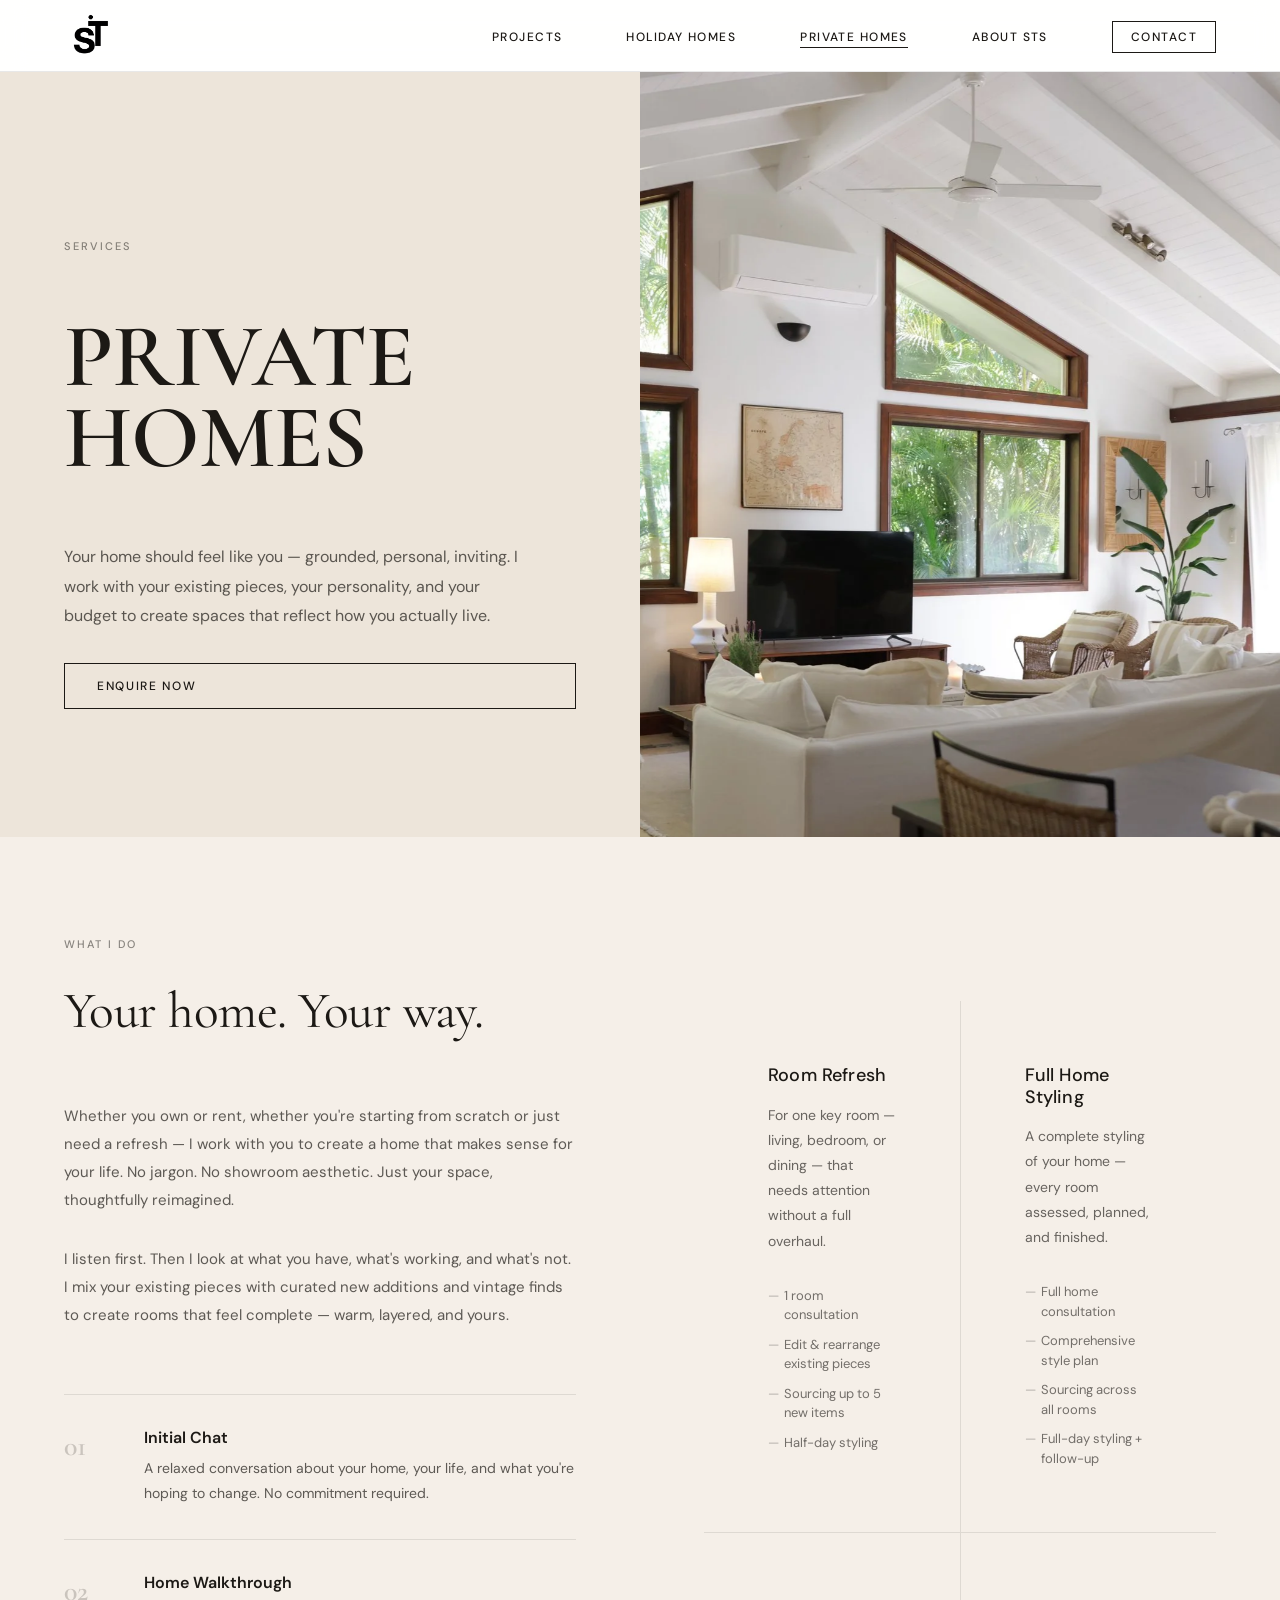
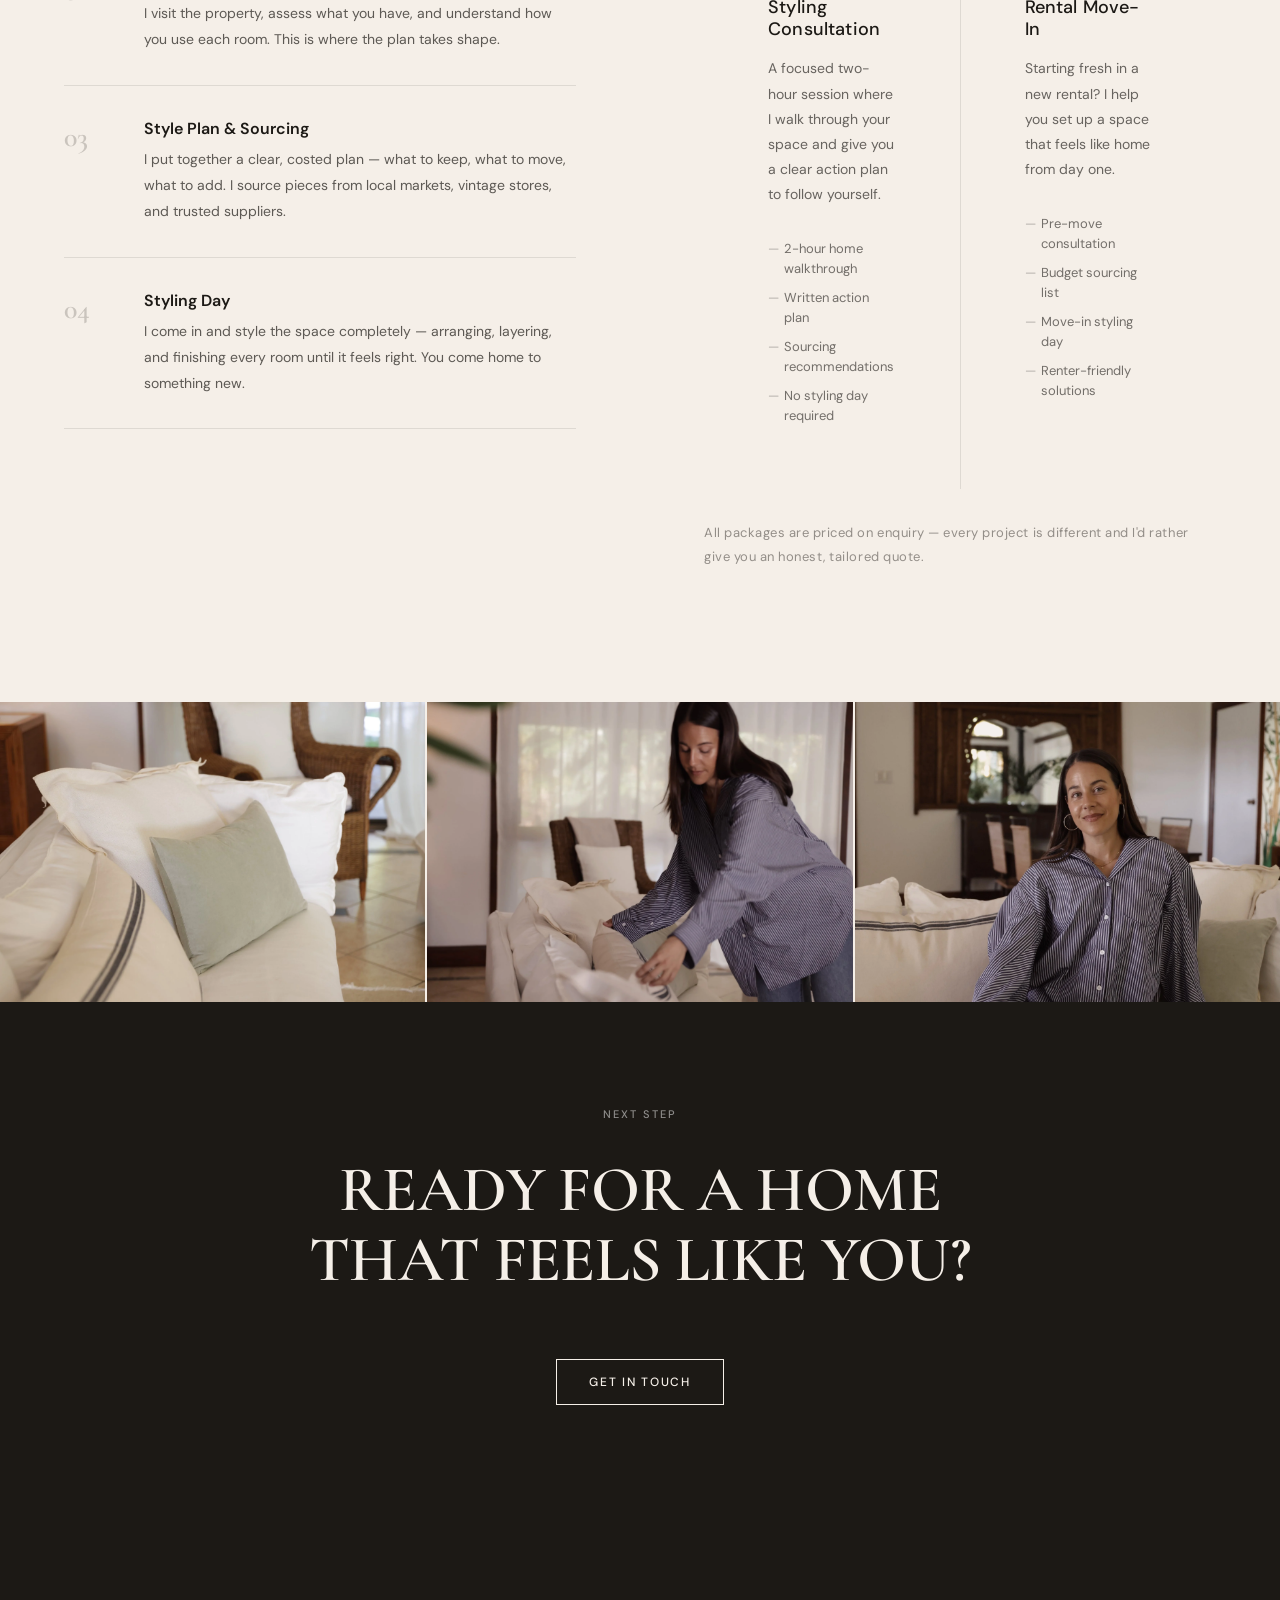
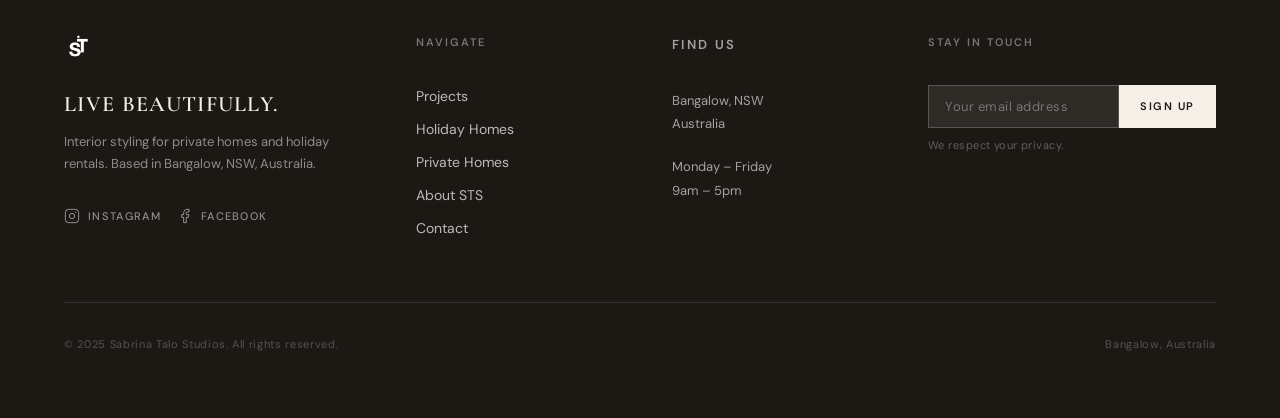
<file: private-homes.html>
<!DOCTYPE html>
<html lang="en">
<head>
  <meta charset="UTF-8">
  <meta name="viewport" content="width=device-width, initial-scale=1.0">
  <title>Private Home Styling — Bangalow & Byron Bay | Sabrina Talo Studios</title>
  <meta name="description" content="Private home styling by Sabrina Talo Studios. Personality-driven, budget-friendly interior styling for homeowners and renters in Bangalow and the Byron Bay region, NSW.">

  <!-- Canonical -->
  <link rel="canonical" href="https://sabrinatalostudios.com.au/private-homes.html">

  <!-- Favicon -->
  <link rel="icon" href="favicon.ico" sizes="any">
  <link rel="apple-touch-icon" href="Media/Logo_Hero.webp">

  <!-- Open Graph -->
  <meta property="og:title" content="Private Home Styling — Sabrina Talo Studios">
  <meta property="og:description" content="Interior styling for your home in Bangalow and the Byron Bay region. Warm, personality-driven spaces that feel genuinely yours — not a showroom.">
  <meta property="og:type" content="website">
  <meta property="og:url" content="https://sabrinatalostudios.com.au/private-homes.html">
  <meta property="og:locale" content="en_AU">
  <meta property="og:image" content="https://sabrinatalostudios.com.au/Media/og-image.jpg">
  <meta property="og:image:width" content="1200">
  <meta property="og:image:height" content="630">
  <meta property="og:image:alt" content="Interior styled by Sabrina Talo Studios — a warm, beautifully layered living space in Bangalow, NSW">
  <meta property="og:site_name" content="Sabrina Talo Studios">

  <!-- Twitter Card -->
  <meta name="twitter:card" content="summary_large_image">
  <meta name="twitter:title" content="Private Home Styling — Sabrina Talo Studios">
  <meta name="twitter:description" content="Interior styling for your home in Bangalow and the Byron Bay region. Warm, personality-driven spaces that feel genuinely yours.">
  <meta name="twitter:image" content="https://sabrinatalostudios.com.au/Media/og-image.jpg">

  <!-- Structured Data: Service -->
  <script type="application/ld+json">
  {
    "@context": "https://schema.org",
    "@type": "Service",
    "name": "Private Home Styling",
    "provider": {
      "@type": "LocalBusiness",
      "@id": "https://sabrinatalostudios.com.au/#business",
      "name": "Sabrina Talo Studios"
    },
    "description": "Interior styling for private homes and renters in Bangalow and the Byron Bay region, NSW. Personality-driven, budget-friendly styling.",
    "areaServed": {
      "@type": "AdministrativeArea",
      "name": "Northern Rivers, NSW, Australia"
    },
    "url": "https://sabrinatalostudios.com.au/private-homes.html"
  }
  </script>

  <!-- Resource Hints -->
  <link rel="preconnect" href="https://fonts.googleapis.com">
  <link rel="preconnect" href="https://fonts.gstatic.com" crossorigin>


  <link rel="stylesheet" href="style.css">
  <style>
    .service-page { padding-top: var(--nav-height); }
    .service-page-hero {
      display: grid;
      grid-template-columns: 1fr 1fr;
      min-height: 85vh;
    }
    .service-page-hero-content {
      display: flex;
      flex-direction: column;
      justify-content: flex-end;
      padding: var(--space-2xl) var(--space-xl);
      background: var(--color-muted);
    }
    .service-page-hero-content .label { margin-bottom: var(--space-xl); display: block; }
    .service-page-hero-content h1 {
      font-size: clamp(44px, 7vw, 100px);
      margin-bottom: var(--space-xl);
    }
    .service-page-hero-content p {
      color: rgba(28,25,21,0.7);
      font-size: 16px;
      line-height: 1.85;
      max-width: 460px;
      margin-bottom: var(--space-lg);
    }
    .service-page-hero-image { overflow: hidden; }
    .service-page-hero-image img {
      width: 100%;
      height: 100%;
      object-fit: cover;
    }
    .service-body { padding: 100px 0; }
    .service-body-grid {
      display: grid;
      grid-template-columns: 1fr 1fr;
      gap: var(--space-2xl);
      align-items: start;
    }
    .service-body h2 { font-size: clamp(28px, 4vw, 52px); margin-bottom: var(--space-xl); }
    .service-body p {
      font-size: 15px;
      line-height: 1.85;
      color: rgba(28,25,21,0.7);
      margin-bottom: var(--space-lg);
    }
    .process-list {
      display: flex;
      flex-direction: column;
      gap: 0;
      margin: var(--space-xl) 0;
    }
    .process-step {
      display: grid;
      grid-template-columns: 48px 1fr;
      gap: var(--space-lg);
      padding: var(--space-lg) 0;
      border-top: 1px solid rgba(28,25,21,0.1);
    }
    .process-step:last-child { border-bottom: 1px solid rgba(28,25,21,0.1); }
    .step-num {
      font-family: var(--font-display);
      font-size: 28px;
      font-weight: 600;
      color: rgba(28,25,21,0.2);
      padding-top: 2px;
    }
    .step-content h4 { font-size: 16px; margin-bottom: 8px; font-weight: 600; letter-spacing: 0; text-transform: none; }
    .step-content p { font-size: 14px; margin: 0; }
    .packages-grid {
      display: grid;
      grid-template-columns: 1fr 1fr;
      gap: 1px;
      background: rgba(28,25,21,0.1);
      margin-top: var(--space-xl);
    }
    .package-item {
      background: var(--color-surface);
      padding: var(--space-xl);
    }
    .package-item h3 { font-size: 18px; margin-bottom: var(--space-md); }
    .package-item p { font-size: 14px; line-height: 1.8; color: rgba(28,25,21,0.65); margin-bottom: var(--space-lg); }
    .package-list {
      list-style: none;
      display: flex;
      flex-direction: column;
      gap: 10px;
    }
    .package-list li {
      font-size: 13px;
      color: rgba(28,25,21,0.6);
      padding-left: 16px;
      position: relative;
      line-height: 1.5;
    }
    .package-list li::before {
      content: '—';
      position: absolute;
      left: 0;
      color: rgba(28,25,21,0.3);
    }
    .gallery-strip {
      display: grid;
      grid-template-columns: repeat(3, 1fr);
      gap: 2px;
    }
    .gallery-strip img { width: 100%; aspect-ratio: 4/3; object-fit: cover; }
    .service-cta {
      padding: 100px var(--space-xl);
      background: var(--color-bg);
      text-align: center;
    }
    .service-cta h2 {
      font-family: var(--font-display);
      font-size: clamp(36px, 5vw, 72px);
      font-weight: 600;
      text-transform: uppercase;
      color: var(--color-surface);
      margin: var(--space-lg) 0 var(--space-xl);
    }

    @media (max-width: 768px) {
      .service-page-hero { grid-template-columns: 1fr; min-height: auto; }
      .service-page-hero-image { height: 60vw; min-height: 280px; order: -1; }
      .service-body { padding: 64px 0; }
      .service-body-grid { grid-template-columns: 1fr; }
      .packages-grid { grid-template-columns: 1fr; }
      .gallery-strip { grid-template-columns: 1fr 1fr; }
      .service-cta { padding: 64px var(--space-lg); }
    }
  </style>
</head>
<body>

<a href="#main" class="skip-link">Skip to content</a>

<nav id="nav" aria-label="Main navigation">
  <div class="nav-inner">
    <a href="index.html" class="nav-logo" aria-label="Sabrina Talo Studios — Home">
      <img src="Media/Logo_Hero.webp" alt="SABRINA TALO STUDIOS" width="200" height="36">
    </a>
    <ul class="nav-links" role="list">
      <li><a href="projects/bangalow-home.html" class="nav-link">Projects</a></li>
      <li><a href="holiday-homes.html" class="nav-link">Holiday Homes</a></li>
      <li><a href="private-homes.html" class="nav-link active">Private Homes</a></li>
      <li><a href="about.html" class="nav-link">About STS</a></li>
      <li><a href="contact.html" class="nav-link nav-link-cta">Contact</a></li>
    </ul>
    <button class="hamburger" id="hamburger" aria-label="Open navigation menu" aria-expanded="false" aria-controls="mobile-menu">
      <span></span><span></span><span></span>
    </button>
  </div>
</nav>

<div class="mobile-menu" id="mobile-menu" role="dialog" aria-label="Navigation" aria-modal="true">
  <nav aria-label="Mobile navigation">
    <ul class="mobile-menu-links" role="list">
      <li><a href="projects/bangalow-home.html" class="mobile-menu-link">Projects</a></li>
      <li><a href="holiday-homes.html" class="mobile-menu-link">Holiday Homes</a></li>
      <li><a href="private-homes.html" class="mobile-menu-link">Private Homes</a></li>
      <li><a href="about.html" class="mobile-menu-link">About STS</a></li>
      <li><a href="contact.html" class="mobile-menu-link">Contact</a></li>
    </ul>
  </nav>
  <p class="mobile-menu-footer">Bangalow, Australia &nbsp;·&nbsp; Mon–Fri 9am–5pm</p>
</div>

<main id="main" class="service-page">

  <div class="service-page-hero">
    <div class="service-page-hero-content">
      <span class="label reveal">Services</span>
      <h1 class="reveal reveal-delay-1">Private<br>Homes</h1>
      <p class="reveal reveal-delay-2">
        Your home should feel like you — grounded, personal, inviting. I work with your existing pieces, your personality, and your budget to create spaces that reflect how you actually live.
      </p>
      <a href="contact.html" class="btn btn-primary reveal reveal-delay-3">Enquire Now</a>
    </div>
    <div class="service-page-hero-image">
      <img src="Media/IMG_8791.webp" alt="Private home interior styled by Sabrina Talo Studios — personal and inviting" width="800" height="700">
    </div>
  </div>

  <section class="service-body">
    <div class="container">
      <div class="service-body-grid">
        <div>
          <span class="label reveal" style="display:block; margin-bottom: var(--space-lg);">What I Do</span>
          <h2 class="reveal reveal-delay-1">Your home. Your way.</h2>
          <p class="reveal reveal-delay-2">
            Whether you own or rent, whether you're starting from scratch or just need a refresh — I work with you to create a home that makes sense for your life. No jargon. No showroom aesthetic. Just your space, thoughtfully reimagined.
          </p>
          <p class="reveal reveal-delay-3">
            I listen first. Then I look at what you have, what's working, and what's not. I mix your existing pieces with curated new additions and vintage finds to create rooms that feel complete — warm, layered, and yours.
          </p>

          <div class="process-list">
            <div class="process-step reveal">
              <span class="step-num">01</span>
              <div class="step-content">
                <h4>Initial Chat</h4>
                <p>A relaxed conversation about your home, your life, and what you're hoping to change. No commitment required.</p>
              </div>
            </div>
            <div class="process-step reveal reveal-delay-1">
              <span class="step-num">02</span>
              <div class="step-content">
                <h4>Home Walkthrough</h4>
                <p>I visit the property, assess what you have, and understand how you use each room. This is where the plan takes shape.</p>
              </div>
            </div>
            <div class="process-step reveal reveal-delay-2">
              <span class="step-num">03</span>
              <div class="step-content">
                <h4>Style Plan & Sourcing</h4>
                <p>I put together a clear, costed plan — what to keep, what to move, what to add. I source pieces from local markets, vintage stores, and trusted suppliers.</p>
              </div>
            </div>
            <div class="process-step reveal reveal-delay-3">
              <span class="step-num">04</span>
              <div class="step-content">
                <h4>Styling Day</h4>
                <p>I come in and style the space completely — arranging, layering, and finishing every room until it feels right. You come home to something new.</p>
              </div>
            </div>
          </div>
        </div>

        <div>
          <div class="packages-grid">
            <div class="package-item reveal">
              <h3>Room Refresh</h3>
              <p>For one key room — living, bedroom, or dining — that needs attention without a full overhaul.</p>
              <ul class="package-list">
                <li>1 room consultation</li>
                <li>Edit & rearrange existing pieces</li>
                <li>Sourcing up to 5 new items</li>
                <li>Half-day styling</li>
              </ul>
            </div>
            <div class="package-item reveal reveal-delay-1">
              <h3>Full Home Styling</h3>
              <p>A complete styling of your home — every room assessed, planned, and finished.</p>
              <ul class="package-list">
                <li>Full home consultation</li>
                <li>Comprehensive style plan</li>
                <li>Sourcing across all rooms</li>
                <li>Full-day styling + follow-up</li>
              </ul>
            </div>
            <div class="package-item reveal reveal-delay-2">
              <h3>Styling Consultation</h3>
              <p>A focused two-hour session where I walk through your space and give you a clear action plan to follow yourself.</p>
              <ul class="package-list">
                <li>2-hour home walkthrough</li>
                <li>Written action plan</li>
                <li>Sourcing recommendations</li>
                <li>No styling day required</li>
              </ul>
            </div>
            <div class="package-item reveal reveal-delay-3">
              <h3>Rental Move-In</h3>
              <p>Starting fresh in a new rental? I help you set up a space that feels like home from day one.</p>
              <ul class="package-list">
                <li>Pre-move consultation</li>
                <li>Budget sourcing list</li>
                <li>Move-in styling day</li>
                <li>Renter-friendly solutions</li>
              </ul>
            </div>
          </div>

          <p class="reveal" style="font-size:13px; color:rgba(28,25,21,0.45); margin-top:var(--space-lg); letter-spacing:0.04em;">
            All packages are priced on enquiry — every project is different and I'd rather give you an honest, tailored quote.
          </p>
        </div>
      </div>
    </div>
  </section>

  <div class="gallery-strip" aria-label="Project gallery">
    <img src="Media/IMG_9013.webp" alt="Styled private home interior — layered and warm" loading="lazy" width="400" height="300">
    <img src="Media/EA4A7CD1-064C-4129-BC17-D876B121644C.webp" alt="Private home living space — curated and personal" loading="lazy" width="400" height="300">
    <img src="Media/41ABE711-9AEE-44CE-BF73-110BF729DAFB.webp" alt="Home interior detail — styled with vintage and new pieces" loading="lazy" width="400" height="300">
  </div>

  <section class="service-cta">
    <div class="container-sm">
      <span class="label-light reveal">Next Step</span>
      <h2 class="reveal reveal-delay-1">Ready for a home<br>that feels like you?</h2>
      <a href="contact.html" class="btn btn-primary-white reveal reveal-delay-2">Get In Touch</a>
    </div>
  </section>

</main>

<footer id="footer" aria-label="Site footer">
  <div class="container">
    <div class="footer-grid">
      <div>
        <img src="Media/LOGOS++SABRINA+TALO+STUDIOS.webp" alt="SABRINA TALO STUDIOS" class="footer-brand-logo" width="200" height="28">
        <p class="footer-tagline">Live Beautifully.</p>
        <p class="footer-desc">Interior styling for private homes and holiday rentals. Based in Bangalow, NSW, Australia.</p>
        <div class="footer-social">
          <a href="https://www.instagram.com/sabrinatalostudios/" target="_blank" rel="noopener noreferrer" aria-label="Instagram"><svg width="16" height="16" viewBox="0 0 24 24" fill="none" stroke="currentColor" stroke-width="1.5" aria-hidden="true"><rect x="2" y="2" width="20" height="20" rx="5"/><circle cx="12" cy="12" r="4"/><circle cx="17.5" cy="6.5" r="1" fill="currentColor" stroke="none"/></svg> Instagram</a>
          <a href="https://www.facebook.com/profile.php?id=61574074654975" target="_blank" rel="noopener noreferrer" aria-label="Facebook"><svg width="16" height="16" viewBox="0 0 24 24" fill="none" stroke="currentColor" stroke-width="1.5" aria-hidden="true"><path d="M18 2h-3a5 5 0 0 0-5 5v3H7v4h3v8h4v-8h3l1-4h-4V7a1 1 0 0 1 1-1h3z"/></svg> Facebook</a>
        </div>
      </div>
      <div>
        <p class="footer-heading">Navigate</p>
        <ul class="footer-links" role="list">
          <li><a href="projects/bangalow-home.html" class="footer-link">Projects</a></li>
          <li><a href="holiday-homes.html" class="footer-link">Holiday Homes</a></li>
          <li><a href="private-homes.html" class="footer-link">Private Homes</a></li>
          <li><a href="about.html" class="footer-link">About STS</a></li>
          <li><a href="contact.html" class="footer-link">Contact</a></li>
        </ul>
      </div>
      <div class="footer-info">
        <p class="footer-heading">Find Us</p>
        <p>Bangalow, NSW<br>Australia</p>
        <p style="margin-top:20px;">Monday – Friday<br>9am – 5pm</p>
      </div>
      <div>
        <p class="footer-heading">Stay in Touch</p>
        <form class="footer-newsletter-form" aria-label="Newsletter signup" onsubmit="event.preventDefault(); this.querySelector('button').textContent='Thank You'; this.querySelector('button').disabled=true; this.reset();">
          <label for="nl-ph" class="sr-only">Email address</label>
          <input type="email" id="nl-ph" name="email" placeholder="Your email address" required autocomplete="email">
          <button type="submit">Sign Up</button>
        </form>
        <p class="footer-privacy">We respect your privacy.</p>
      </div>
    </div>
    <div class="footer-bottom">
      <p class="footer-copyright">© 2025 Sabrina Talo Studios. All rights reserved.</p>
      <p class="footer-copyright">Bangalow, Australia</p>
    </div>
  </div>
</footer>

<style>.sr-only{position:absolute;width:1px;height:1px;padding:0;margin:-1px;overflow:hidden;clip:rect(0,0,0,0);white-space:nowrap;border:0;}</style>
<script>
(function(){
  const nav=document.getElementById('nav');
  nav.classList.add('scrolled');
  const hamburger=document.getElementById('hamburger');
  const mobileMenu=document.getElementById('mobile-menu');
  hamburger.addEventListener('click',()=>{const open=mobileMenu.classList.toggle('open');hamburger.classList.toggle('open',open);hamburger.setAttribute('aria-expanded',String(open));document.body.style.overflow=open?'hidden':'';});
  mobileMenu.querySelectorAll('a').forEach(l=>l.addEventListener('click',()=>{mobileMenu.classList.remove('open');hamburger.classList.remove('open');hamburger.setAttribute('aria-expanded','false');document.body.style.overflow='';}));
  document.addEventListener('keydown',e=>{if(e.key==='Escape'&&mobileMenu.classList.contains('open')){mobileMenu.classList.remove('open');hamburger.classList.remove('open');hamburger.setAttribute('aria-expanded','false');document.body.style.overflow='';}});
  const els=document.querySelectorAll('.reveal,.reveal-left,.reveal-clip');
  if('IntersectionObserver' in window){const io=new IntersectionObserver(entries=>entries.forEach(e=>{if(e.isIntersecting){e.target.classList.add('visible');io.unobserve(e.target);}}),{threshold:0.1});els.forEach(el=>io.observe(el));}else{els.forEach(el=>el.classList.add('visible'));}
})();
</script>
</body>
</html>
</file>
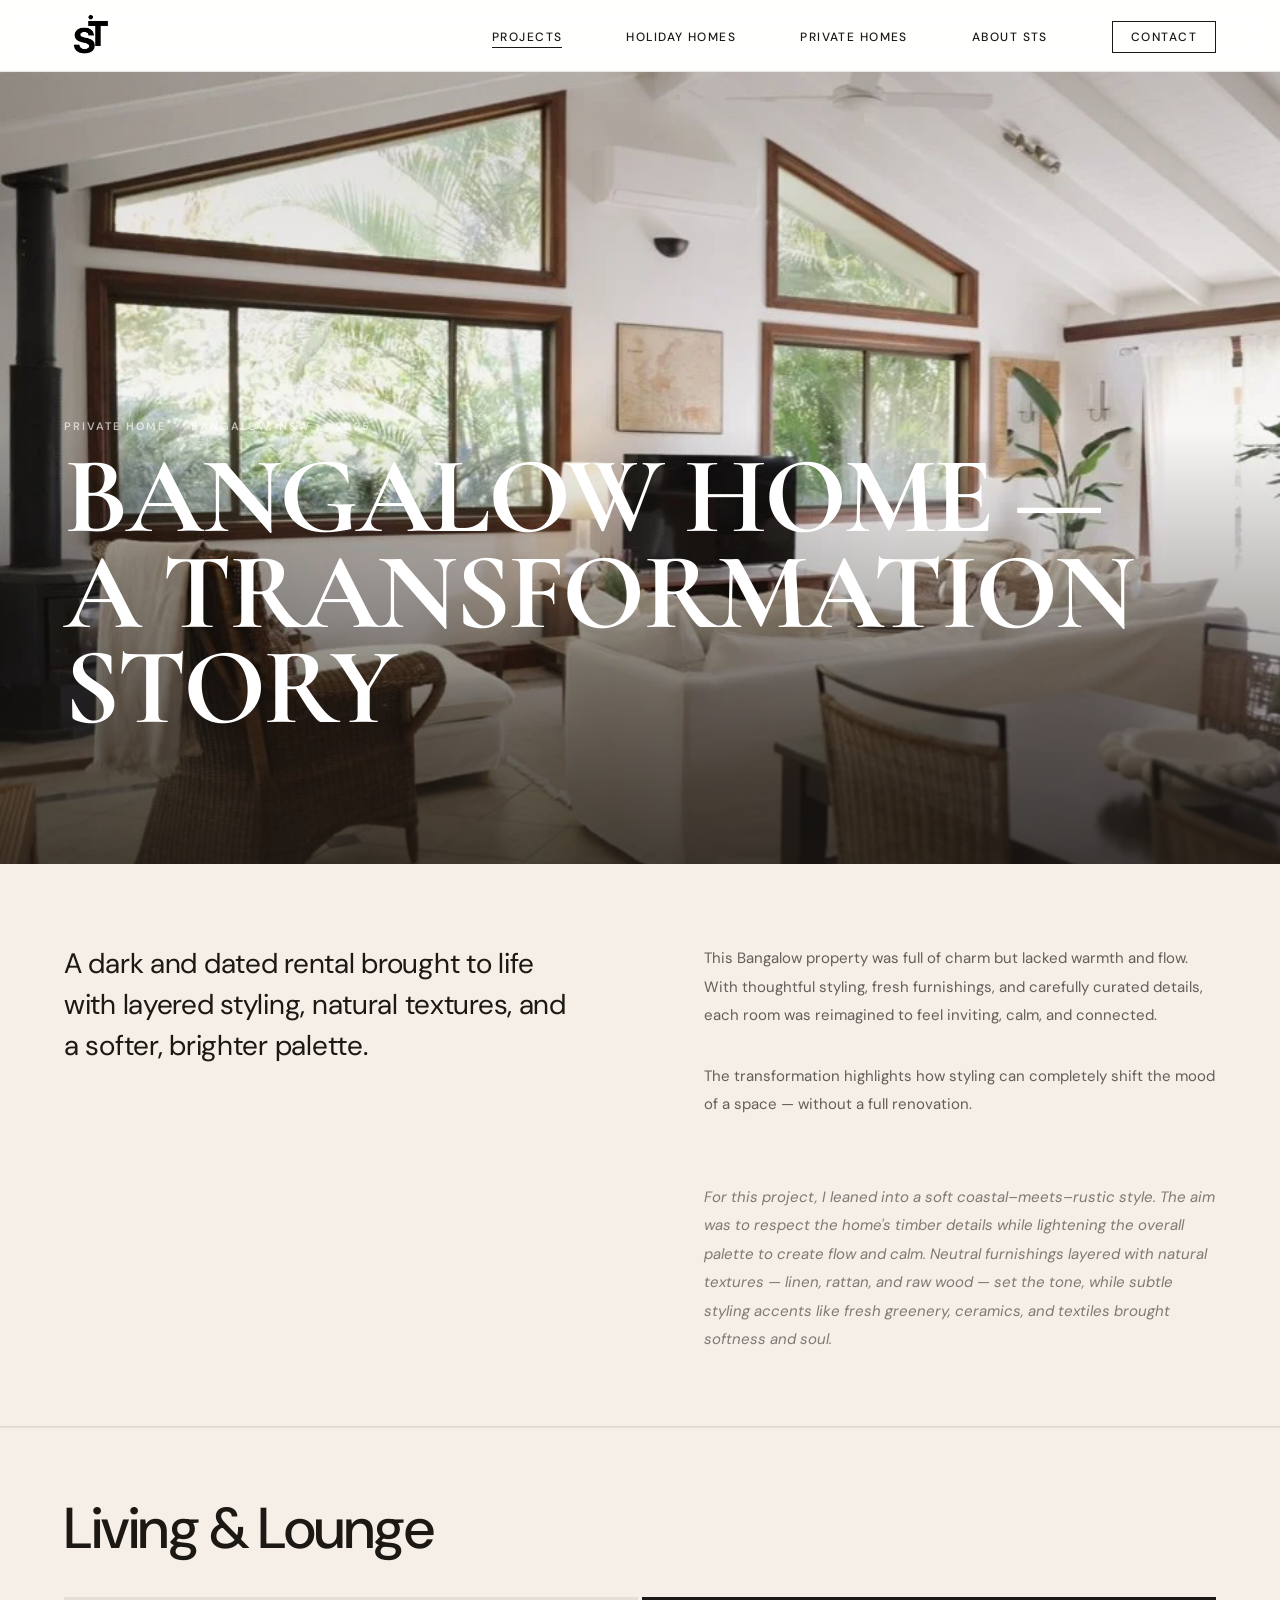
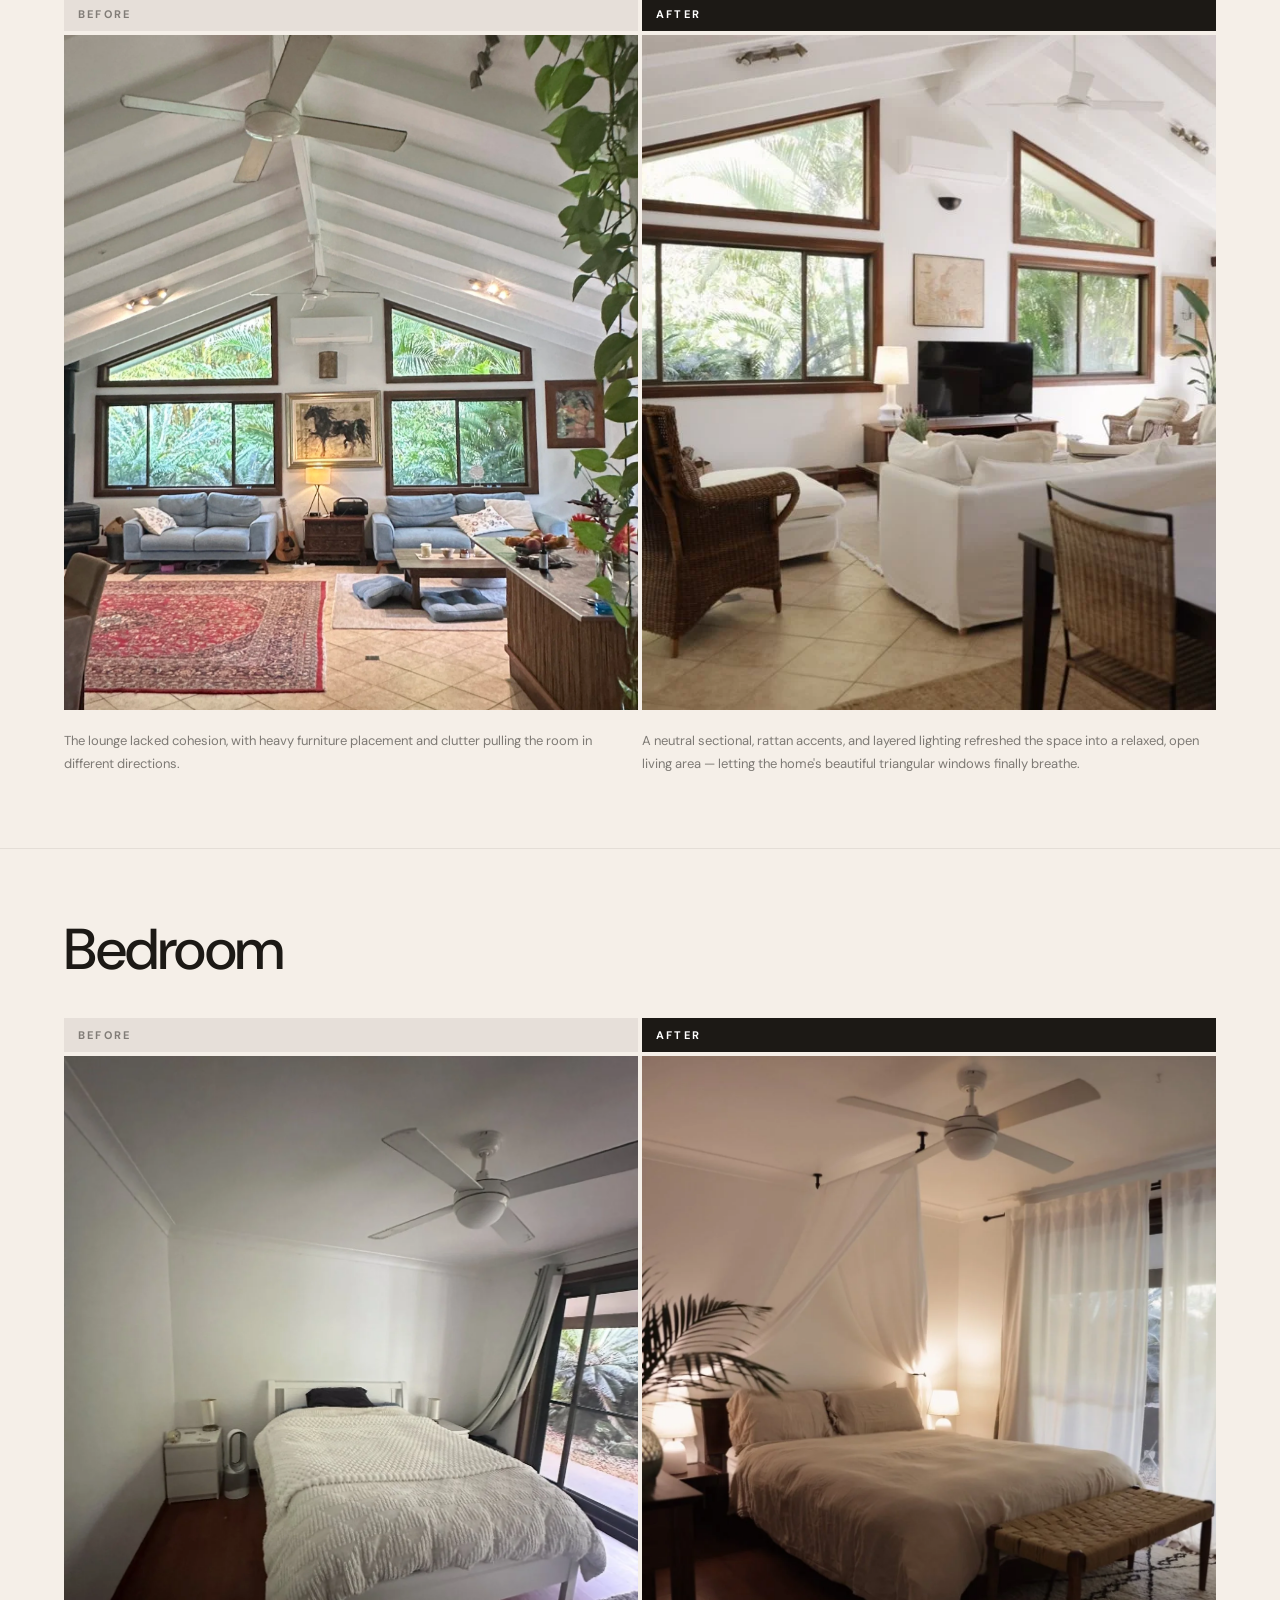
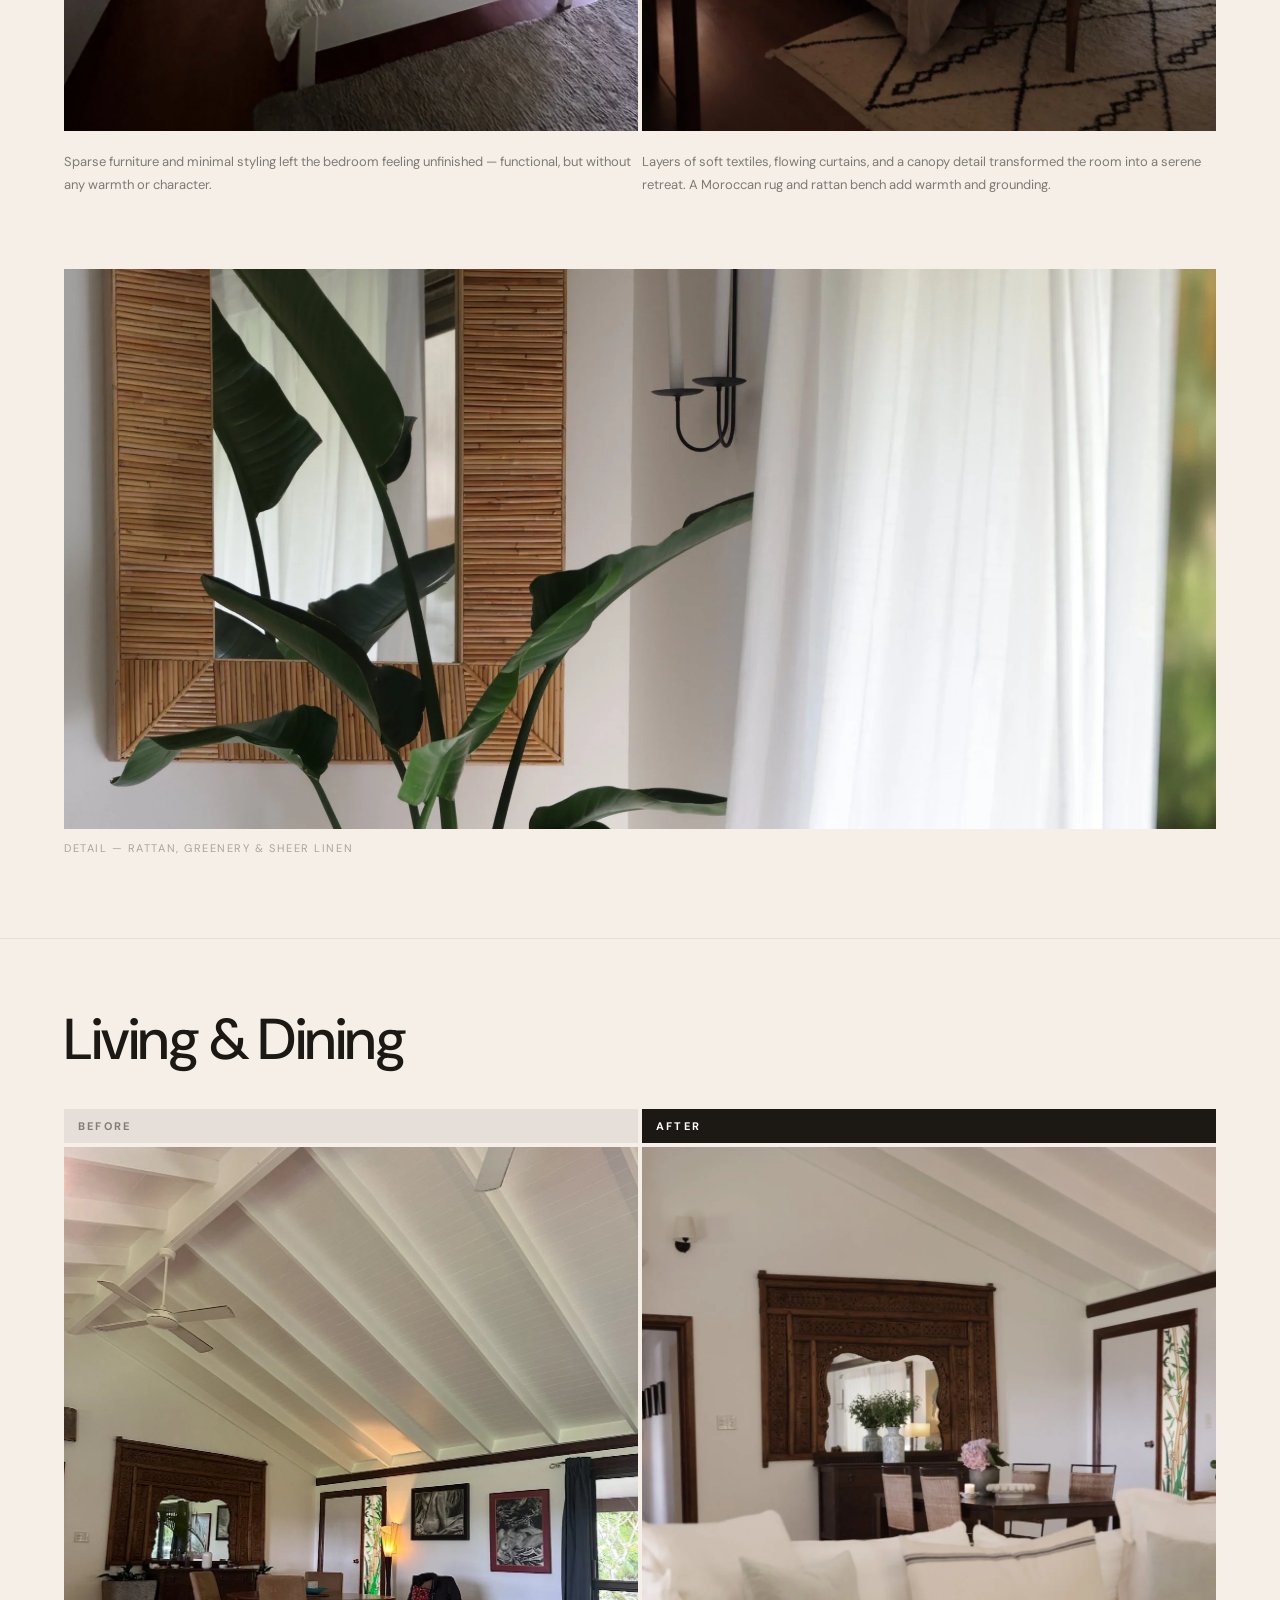
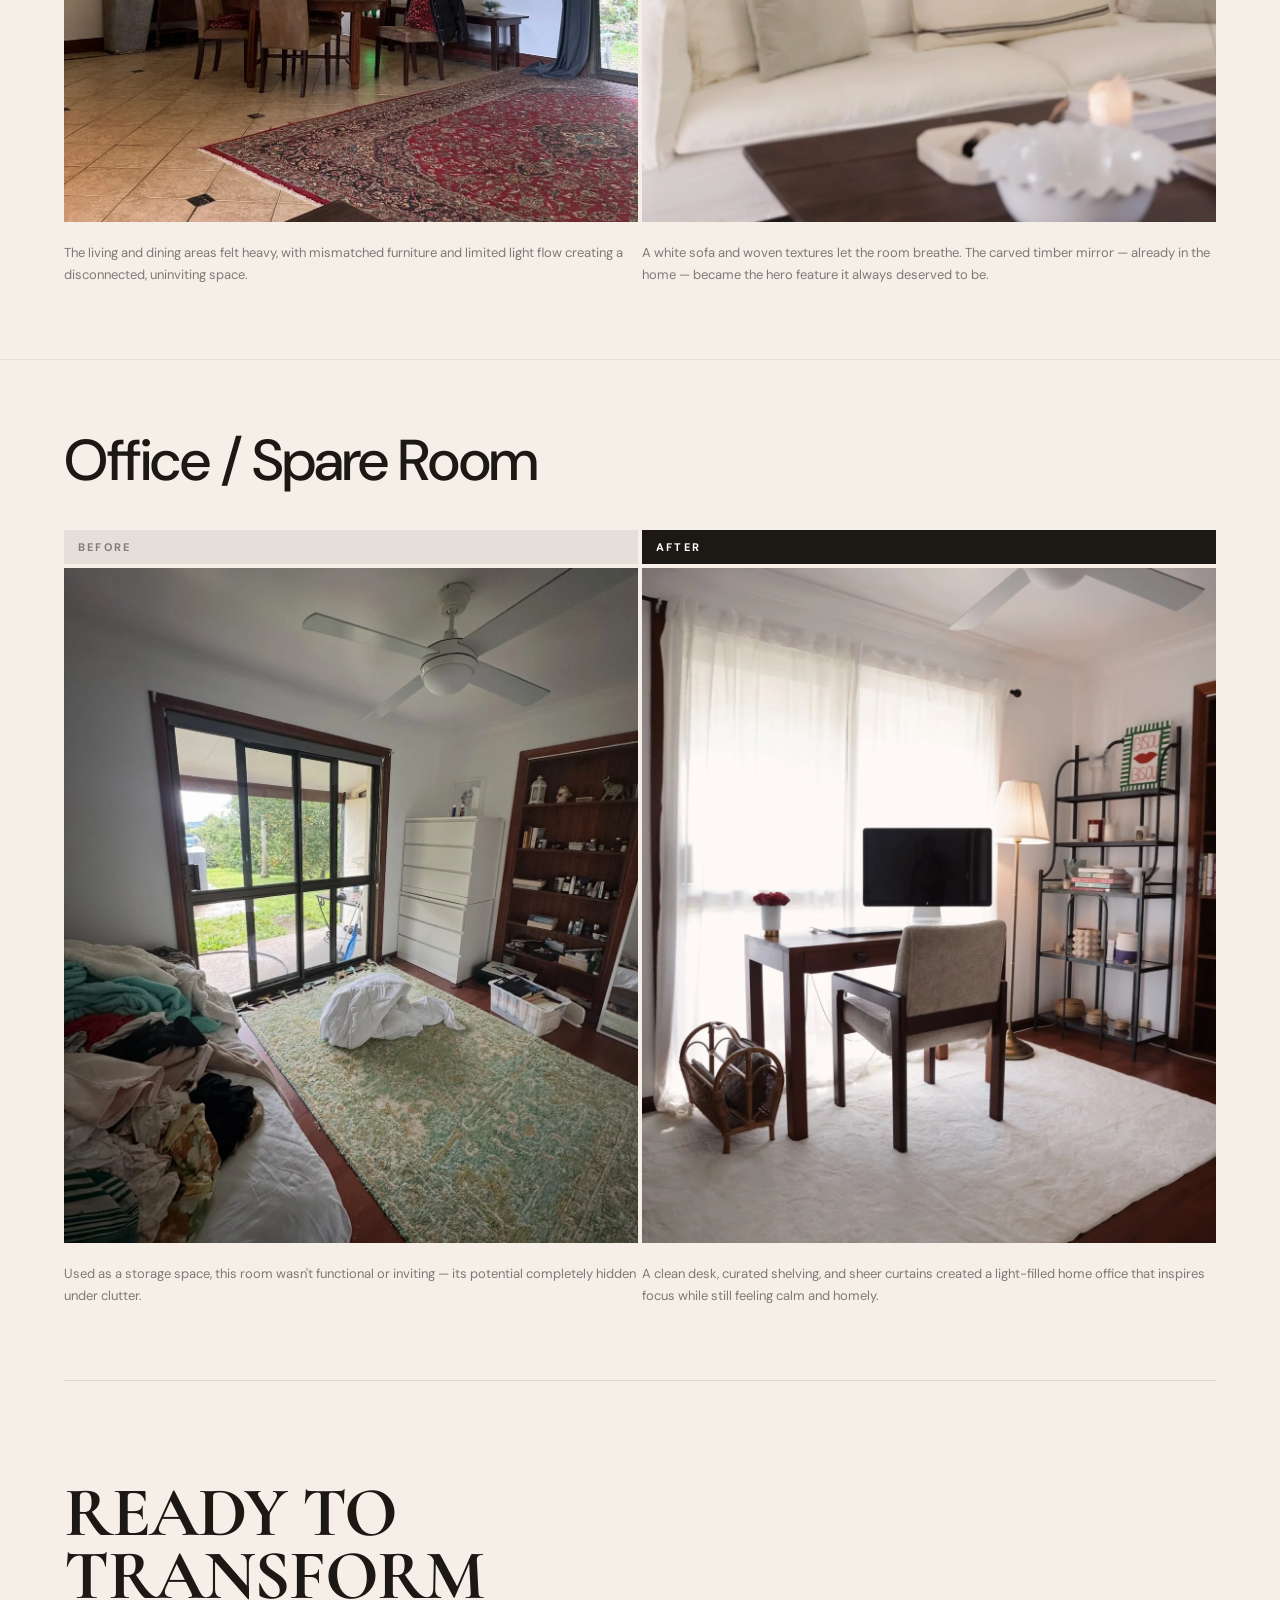
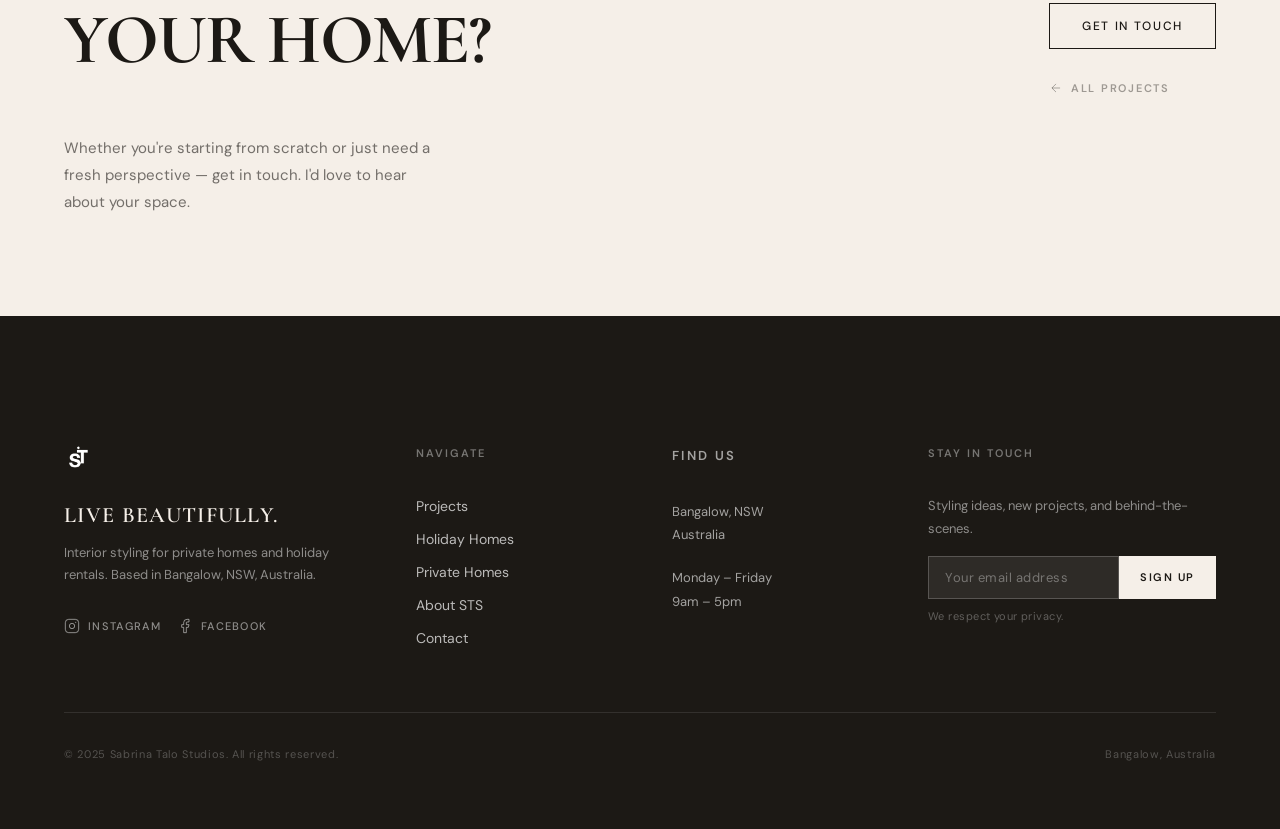
<file: projects/bangalow-home.html>
<!DOCTYPE html>
<html lang="en">
<head>
  <meta charset="UTF-8">
  <meta name="viewport" content="width=device-width, initial-scale=1.0">
  <title>Bangalow Home Transformation — Sabrina Talo Studios</title>
  <meta name="description" content="A dark and dated Bangalow rental brought to life with layered styling, natural textures, and a softer, brighter palette. Interior styling by Sabrina Talo Studios.">

  <link rel="canonical" href="https://sabrinatalostudios.com.au/projects/bangalow-home.html">
  <link rel="icon" href="../favicon.ico" sizes="any">
  <link rel="apple-touch-icon" href="../Media/Logo_Hero.webp">

  <meta property="og:title" content="Bangalow Home Transformation — Sabrina Talo Studios">
  <meta property="og:description" content="A dark and dated rental brought to life with layered styling, natural textures, and a softer, brighter palette.">
  <meta property="og:type" content="website">
  <meta property="og:url" content="https://sabrinatalostudios.com.au/projects/bangalow-home.html">
  <meta property="og:locale" content="en_AU">
  <meta property="og:image" content="https://sabrinatalostudios.com.au/Media/og-image.jpg">
  <meta property="og:image:width" content="1200">
  <meta property="og:image:height" content="630">
  <meta property="og:image:alt" content="Interior styled by Sabrina Talo Studios — a warm, beautifully layered living space in Bangalow, NSW">
  <meta property="og:site_name" content="Sabrina Talo Studios">
  <meta name="twitter:card" content="summary_large_image">
  <meta name="twitter:title" content="Bangalow Home Transformation — Sabrina Talo Studios">
  <meta name="twitter:description" content="A dark and dated rental brought to life with layered styling, natural textures, and a softer, brighter palette.">
  <meta name="twitter:image" content="https://sabrinatalostudios.com.au/Media/og-image.jpg">

  <link rel="preconnect" href="https://fonts.googleapis.com">
  <link rel="preconnect" href="https://fonts.gstatic.com" crossorigin>

  <link rel="stylesheet" href="../style.css">

  <style>
    .project-page { padding-top: var(--nav-height); }

    /* ── Hero ─────────────────────────────────────────────────── */
    .ph {
      position: relative;
      height: 88vh;
      min-height: 520px;
      overflow: hidden;
    }
    .ph img {
      position: absolute;
      inset: 0;
      width: 100%; height: 100%;
      object-fit: cover;
      object-position: center 35%;
    }
    .ph-overlay {
      position: absolute;
      inset: 0;
      background: linear-gradient(to bottom,
        rgba(28,25,21,0.15) 0%,
        rgba(28,25,21,0.02) 45%,
        rgba(28,25,21,0.72) 100%);
    }
    .ph-content {
      position: absolute;
      bottom: 0; left: 0; right: 0;
      padding-bottom: var(--space-2xl);
    }
    .ph-eyebrow {
      font-family: var(--font-heading);
      font-size: 11px;
      font-weight: 600;
      letter-spacing: 0.18em;
      text-transform: uppercase;
      color: rgba(255,255,255,0.65);
      display: block;
      margin-bottom: var(--space-md);
    }
    .ph-title {
      font-family: var(--font-display);
      font-size: clamp(48px, 8.5vw, 120px);
      font-weight: 700;
      text-transform: uppercase;
      line-height: 0.88;
      letter-spacing: -0.025em;
      color: #fff;
    }

    /* ── Intro ────────────────────────────────────────────────── */
    .p-intro {
      padding: 80px 0 72px;
      border-bottom: 1px solid rgba(28,25,21,0.1);
    }
    .p-intro-grid {
      display: grid;
      grid-template-columns: 1fr 1fr;
      gap: var(--space-2xl);
      align-items: start;
    }
    .p-intro-left h2 {
      font-family: var(--font-heading);
      font-size: clamp(20px, 2.2vw, 30px);
      font-weight: 400;
      line-height: 1.45;
      letter-spacing: -0.01em;
      color: var(--color-text);
    }
    .p-intro-right p {
      font-size: 15px;
      line-height: 1.9;
      color: rgba(28,25,21,0.68);
    }
    .p-intro-right p + p { margin-top: var(--space-lg); }

    /* ── Room section ─────────────────────────────────────────── */
    .room {
      padding: 72px 0 0;
      border-top: 1px solid rgba(28,25,21,0.08);
    }
    .room:first-of-type { border-top: none; }

    .room-head {
      display: flex;
      align-items: baseline;
      gap: var(--space-xl);
      margin-bottom: 40px;
      padding: 0;
    }
    .room-name {
      font-family: var(--font-heading);
      font-size: clamp(32px, 4.5vw, 60px);
      font-weight: 500;
      letter-spacing: -0.025em;
      color: var(--color-text);
      line-height: 1;
    }

    /* Before / After labels as column headers */
    .ba-labels {
      display: grid;
      grid-template-columns: 1fr 1fr;
      gap: 4px;
      margin-bottom: 4px;
    }
    .ba-label {
      font-family: var(--font-heading);
      font-size: 11px;
      font-weight: 700;
      letter-spacing: 0.2em;
      text-transform: uppercase;
      padding: 10px 14px;
    }
    .ba-label.before {
      background: rgba(28,25,21,0.07);
      color: rgba(28,25,21,0.5);
    }
    .ba-label.after {
      background: var(--color-text);
      color: #fff;
    }

    /* Image pair */
    .ba-images {
      display: grid;
      grid-template-columns: 1fr 1fr;
      gap: 4px;
    }
    .ba-images img {
      width: 100%;
      aspect-ratio: 4/3;
      object-fit: cover;
      display: block;
    }

    /* Captions */
    .ba-captions {
      display: grid;
      grid-template-columns: 1fr 1fr;
      gap: 4px;
      margin-top: 4px;
      margin-bottom: 72px;
    }
    .ba-caption {
      padding: 16px 0 0;
      font-size: 13px;
      line-height: 1.75;
      color: rgba(28,25,21,0.55);
    }

    /* ── Detail shot ──────────────────────────────────────────── */
    .detail-shot {
      margin: 0 0 80px;
    }
    .detail-shot img {
      width: 100%;
      max-height: 560px;
      object-fit: cover;
      object-position: center 30%;
      display: block;
    }
    .detail-caption {
      font-family: var(--font-heading);
      font-size: 11px;
      letter-spacing: 0.14em;
      text-transform: uppercase;
      color: rgba(28,25,21,0.35);
      margin-top: 10px;
    }

    /* ── CTA ──────────────────────────────────────────────────── */
    .p-cta {
      padding: 100px 0;
      border-top: 1px solid rgba(28,25,21,0.1);
      display: flex;
      align-items: center;
      justify-content: space-between;
      gap: var(--space-2xl);
    }
    .p-cta-text h2 {
      font-family: var(--font-display);
      font-size: clamp(36px, 5.5vw, 80px);
      font-weight: 700;
      text-transform: uppercase;
      line-height: 0.9;
      letter-spacing: -0.02em;
      color: var(--color-text);
      margin-bottom: var(--space-xl);
    }
    .p-cta-text p {
      font-size: 15px;
      line-height: 1.8;
      color: rgba(28,25,21,0.6);
      max-width: 380px;
    }
    .p-cta-actions {
      display: flex;
      flex-direction: column;
      gap: var(--space-lg);
      align-items: flex-start;
      flex-shrink: 0;
    }
    .back-link {
      font-family: var(--font-heading);
      font-size: 11px;
      font-weight: 600;
      letter-spacing: 0.16em;
      text-transform: uppercase;
      color: rgba(28,25,21,0.4);
      display: flex;
      align-items: center;
      gap: 8px;
      transition: color 0.2s ease;
    }
    .back-link:hover { color: var(--color-text); }

    /* ── Mobile ───────────────────────────────────────────────── */
    @media (max-width: 768px) {
      .ph { height: 72vh; }

      .p-intro { padding: 56px 0; }
      .p-intro-grid { grid-template-columns: 1fr; gap: var(--space-xl); }

      .room { padding: 56px 0 0; }
      .room-head { margin-bottom: 28px; }

      .ba-labels,
      .ba-images,
      .ba-captions { grid-template-columns: 1fr; }

      .ba-images img { aspect-ratio: 3/2; }
      .ba-captions { margin-bottom: 56px; }

      .detail-shot { margin-bottom: 56px; }

      .p-cta {
        flex-direction: column;
        align-items: flex-start;
        padding: 72px 0;
        gap: var(--space-2xl);
      }
    }
  </style>
</head>
<body>

<a href="#main" class="skip-link">Skip to content</a>

<nav id="nav" aria-label="Main navigation">
  <div class="nav-inner">
    <a href="../index.html" class="nav-logo" aria-label="Sabrina Talo Studios — Home">
      <img src="../Media/Logo_Hero.webp" alt="SABRINA TALO STUDIOS" width="200" height="36">
    </a>
    <ul class="nav-links" role="list">
      <li><a href="bangalow-home.html" class="nav-link active">Projects</a></li>
      <li><a href="../holiday-homes.html" class="nav-link">Holiday Homes</a></li>
      <li><a href="../private-homes.html" class="nav-link">Private Homes</a></li>
      <li><a href="../about.html" class="nav-link">About STS</a></li>
      <li><a href="../contact.html" class="nav-link nav-link-cta">Contact</a></li>
    </ul>
    <button class="hamburger" id="hamburger" aria-label="Open navigation menu" aria-expanded="false" aria-controls="mobile-menu">
      <span></span><span></span><span></span>
    </button>
  </div>
</nav>

<div class="mobile-menu" id="mobile-menu" role="dialog" aria-label="Navigation" aria-modal="true">
  <nav aria-label="Mobile navigation">
    <ul class="mobile-menu-links" role="list">
      <li><a href="bangalow-home.html" class="mobile-menu-link">Projects</a></li>
      <li><a href="../holiday-homes.html" class="mobile-menu-link">Holiday Homes</a></li>
      <li><a href="../private-homes.html" class="mobile-menu-link">Private Homes</a></li>
      <li><a href="../about.html" class="mobile-menu-link">About STS</a></li>
      <li><a href="../contact.html" class="mobile-menu-link">Contact</a></li>
    </ul>
  </nav>
  <p class="mobile-menu-footer">Bangalow, Australia &nbsp;·&nbsp; Mon–Fri 9am–5pm</p>
</div>

<main id="main" class="project-page">

  <!-- Hero -->
  <div class="ph">
    <img
      src="../Media/IMG_6408.webp"
      alt="Bangalow home living room after transformation — white sofas, rattan, bright and open"
      width="1920" height="1080"
      fetchpriority="high"
    >
    <div class="ph-overlay" aria-hidden="true"></div>
    <div class="ph-content">
      <div class="container">
        <span class="ph-eyebrow">Private Home &nbsp;·&nbsp; Bangalow, NSW &nbsp;·&nbsp; 2025</span>
        <h1 class="ph-title">Bangalow Home —<br>A Transformation Story</h1>
      </div>
    </div>
  </div>

  <!-- Intro -->
  <section class="p-intro">
    <div class="container">
      <div class="p-intro-grid">
        <div class="p-intro-left">
          <h2 class="reveal">A dark and dated rental brought to life with layered styling, natural textures, and a softer, brighter palette.</h2>
        </div>
        <div class="p-intro-right">
          <p class="reveal reveal-delay-1">This Bangalow property was full of charm but lacked warmth and flow. With thoughtful styling, fresh furnishings, and carefully curated details, each room was reimagined to feel inviting, calm, and connected.</p>
          <p class="reveal reveal-delay-2">The transformation highlights how styling can completely shift the mood of a space — without a full renovation.</p>
          <p class="reveal reveal-delay-3" style="margin-top: var(--space-xl); font-style: italic; color: rgba(28,25,21,0.55);">For this project, I leaned into a soft coastal–meets–rustic style. The aim was to respect the home's timber details while lightening the overall palette to create flow and calm. Neutral furnishings layered with natural textures — linen, rattan, and raw wood — set the tone, while subtle styling accents like fresh greenery, ceramics, and textiles brought softness and soul.</p>
        </div>
      </div>
    </div>
  </section>

  <!-- Room 01 — Living / Lounge -->
  <section class="room">
    <div class="container">
      <div class="room-head">
        <h2 class="room-name reveal">Living &amp; Lounge</h2>
      </div>
      <div class="ba-labels" aria-hidden="true">
        <div class="ba-label before">Before</div>
        <div class="ba-label after">After</div>
      </div>
      <div class="ba-images reveal">
        <img
          src="../Media/IMG_1878.webp"
          alt="Living room before — dated blue couches, red Persian rug, cluttered and heavy"
          loading="lazy" width="900" height="675"
        >
        <img
          src="../Media/IMG_6408.webp"
          alt="Living room after — white sofas, rattan armchair, open and bright with the home's triangular timber windows"
          loading="lazy" width="900" height="675"
        >
      </div>
      <div class="ba-captions">
        <div class="ba-caption">The lounge lacked cohesion, with heavy furniture placement and clutter pulling the room in different directions.</div>
        <div class="ba-caption">A neutral sectional, rattan accents, and layered lighting refreshed the space into a relaxed, open living area — letting the home's beautiful triangular windows finally breathe.</div>
      </div>
    </div>
  </section>

  <!-- Room 02 — Bedroom -->
  <section class="room">
    <div class="container">
      <div class="room-head">
        <h2 class="room-name reveal">Bedroom</h2>
      </div>
      <div class="ba-labels" aria-hidden="true">
        <div class="ba-label before">Before</div>
        <div class="ba-label after">After</div>
      </div>
      <div class="ba-images reveal">
        <img
          src="../Media/IMG_6405.webp"
          alt="Bedroom before — sparse white bed, bare walls, dark floors, no warmth"
          loading="lazy" width="900" height="675"
        >
        <img
          src="../Media/IMG_6406.webp"
          alt="Bedroom after — canopy detail, warm lamplight, Moroccan rug, rattan bench, layered soft textiles"
          loading="lazy" width="900" height="675"
        >
      </div>
      <div class="ba-captions">
        <div class="ba-caption">Sparse furniture and minimal styling left the bedroom feeling unfinished — functional, but without any warmth or character.</div>
        <div class="ba-caption">Layers of soft textiles, flowing curtains, and a canopy detail transformed the room into a serene retreat. A Moroccan rug and rattan bench add warmth and grounding.</div>
      </div>
    </div>
  </section>

  <!-- Detail shot between rooms -->
  <div class="container">
    <div class="detail-shot reveal">
      <img
        src="../Media/IMG_8819.webp"
        alt="Styled detail — rattan mirror, bird of paradise plant, sheer curtain"
        loading="lazy" width="1200" height="800"
      >
      <p class="detail-caption">Detail — rattan, greenery &amp; sheer linen</p>
    </div>
  </div>

  <!-- Room 03 — Living & Dining -->
  <section class="room">
    <div class="container">
      <div class="room-head">
        <h2 class="room-name reveal">Living &amp; Dining</h2>
      </div>
      <div class="ba-labels" aria-hidden="true">
        <div class="ba-label before">Before</div>
        <div class="ba-label after">After</div>
      </div>
      <div class="ba-images reveal">
        <img
          src="../Media/IMG_6402.webp"
          alt="Living and dining before — red Persian rug, dark chairs, heavy mismatched furniture"
          loading="lazy" width="900" height="675"
        >
        <img
          src="../Media/IMG_6403.webp"
          alt="Living and dining after — white sofa, fresh flowers, carved timber mirror as a hero feature"
          loading="lazy" width="900" height="675"
        >
      </div>
      <div class="ba-captions">
        <div class="ba-caption">The living and dining areas felt heavy, with mismatched furniture and limited light flow creating a disconnected, uninviting space.</div>
        <div class="ba-caption">A white sofa and woven textures let the room breathe. The carved timber mirror — already in the home — became the hero feature it always deserved to be.</div>
      </div>
    </div>
  </section>

  <!-- Room 04 — Home Office -->
  <section class="room">
    <div class="container">
      <div class="room-head">
        <h2 class="room-name reveal">Office / Spare Room</h2>
      </div>
      <div class="ba-labels" aria-hidden="true">
        <div class="ba-label before">Before</div>
        <div class="ba-label after">After</div>
      </div>
      <div class="ba-images reveal">
        <img
          src="../Media/IMG_6410.webp"
          alt="Spare room before — cluttered, used as storage, not functional or inviting"
          loading="lazy" width="900" height="675"
        >
        <img
          src="../Media/IMG_6411.webp"
          alt="Home office after — clean desk, curated shelving, sheer curtains, calm and light-filled"
          loading="lazy" width="900" height="675"
        >
      </div>
      <div class="ba-captions">
        <div class="ba-caption">Used as a storage space, this room wasn't functional or inviting — its potential completely hidden under clutter.</div>
        <div class="ba-caption">A clean desk, curated shelving, and sheer curtains created a light-filled home office that inspires focus while still feeling calm and homely.</div>
      </div>
    </div>
  </section>

  <!-- CTA -->
  <div class="container">
    <div class="p-cta">
      <div class="p-cta-text">
        <h2 class="reveal">Ready to<br>transform<br>your home?</h2>
        <p class="reveal reveal-delay-1">Whether you're starting from scratch or just need a fresh perspective — get in touch. I'd love to hear about your space.</p>
      </div>
      <div class="p-cta-actions reveal reveal-delay-2">
        <a href="../contact.html" class="btn btn-primary">Get In Touch</a>
        <a href="./" class="back-link">
          <svg width="14" height="14" viewBox="0 0 24 24" fill="none" stroke="currentColor" stroke-width="1.5" aria-hidden="true"><path d="M19 12H5M12 19l-7-7 7-7"/></svg>
          All Projects
        </a>
      </div>
    </div>
  </div>

</main>

<footer id="footer" aria-label="Site footer">
  <div class="container">
    <div class="footer-grid">
      <div>
        <img src="../Media/LOGOS++SABRINA+TALO+STUDIOS.webp" alt="SABRINA TALO STUDIOS" class="footer-brand-logo" width="200" height="28">
        <p class="footer-tagline">Live Beautifully.</p>
        <p class="footer-desc">Interior styling for private homes and holiday rentals. Based in Bangalow, NSW, Australia.</p>
        <div class="footer-social">
          <a href="https://www.instagram.com/sabrinatalostudios/" target="_blank" rel="noopener noreferrer" aria-label="Instagram">
            <svg width="16" height="16" viewBox="0 0 24 24" fill="none" stroke="currentColor" stroke-width="1.5" aria-hidden="true"><rect x="2" y="2" width="20" height="20" rx="5"/><circle cx="12" cy="12" r="4"/><circle cx="17.5" cy="6.5" r="1" fill="currentColor" stroke="none"/></svg>
            Instagram
          </a>
          <a href="https://www.facebook.com/profile.php?id=61574074654975" target="_blank" rel="noopener noreferrer" aria-label="Facebook">
            <svg width="16" height="16" viewBox="0 0 24 24" fill="none" stroke="currentColor" stroke-width="1.5" aria-hidden="true"><path d="M18 2h-3a5 5 0 0 0-5 5v3H7v4h3v8h4v-8h3l1-4h-4V7a1 1 0 0 1 1-1h3z"/></svg>
            Facebook
          </a>
        </div>
      </div>
      <div>
        <p class="footer-heading">Navigate</p>
        <ul class="footer-links" role="list">
          <li><a href="bangalow-home.html" class="footer-link">Projects</a></li>
          <li><a href="../holiday-homes.html" class="footer-link">Holiday Homes</a></li>
          <li><a href="../private-homes.html" class="footer-link">Private Homes</a></li>
          <li><a href="../about.html" class="footer-link">About STS</a></li>
          <li><a href="../contact.html" class="footer-link">Contact</a></li>
        </ul>
      </div>
      <div class="footer-info">
        <p class="footer-heading">Find Us</p>
        <p>Bangalow, NSW<br>Australia</p>
        <p style="margin-top:20px;">Monday – Friday<br>9am – 5pm</p>
      </div>
      <div>
        <p class="footer-heading">Stay in Touch</p>
        <p style="font-size:13px; color:rgba(255,255,255,0.5); margin-bottom:16px; line-height:1.7;">Styling ideas, new projects, and behind-the-scenes.</p>
        <form class="footer-newsletter-form" aria-label="Newsletter signup" onsubmit="event.preventDefault(); this.querySelector('button').textContent='Thank You'; this.querySelector('button').disabled=true; this.reset();">
          <label for="newsletter-email-bh" class="sr-only">Email address</label>
          <input type="email" id="newsletter-email-bh" name="email" placeholder="Your email address" required autocomplete="email">
          <button type="submit">Sign Up</button>
        </form>
        <p class="footer-privacy">We respect your privacy.</p>
      </div>
    </div>
    <div class="footer-bottom">
      <p class="footer-copyright">© 2025 Sabrina Talo Studios. All rights reserved.</p>
      <p class="footer-copyright">Bangalow, Australia</p>
    </div>
  </div>
</footer>

<style>.sr-only{position:absolute;width:1px;height:1px;padding:0;margin:-1px;overflow:hidden;clip:rect(0,0,0,0);white-space:nowrap;border:0;}</style>
<script>
(function(){
  const nav = document.getElementById('nav');
  nav.classList.add('scrolled');

  const hamburger = document.getElementById('hamburger');
  const mobileMenu = document.getElementById('mobile-menu');
  hamburger.addEventListener('click', () => {
    const open = mobileMenu.classList.toggle('open');
    hamburger.classList.toggle('open', open);
    hamburger.setAttribute('aria-expanded', String(open));
    document.body.style.overflow = open ? 'hidden' : '';
  });
  mobileMenu.querySelectorAll('a').forEach(l => l.addEventListener('click', () => {
    mobileMenu.classList.remove('open');
    hamburger.classList.remove('open');
    hamburger.setAttribute('aria-expanded', 'false');
    document.body.style.overflow = '';
  }));
  document.addEventListener('keydown', e => {
    if (e.key === 'Escape' && mobileMenu.classList.contains('open')) {
      mobileMenu.classList.remove('open');
      hamburger.classList.remove('open');
      hamburger.setAttribute('aria-expanded', 'false');
      document.body.style.overflow = '';
    }
  });

  const revealEls = document.querySelectorAll('.reveal, .reveal-delay-1, .reveal-delay-2, .reveal-delay-3');
  if ('IntersectionObserver' in window) {
    const io = new IntersectionObserver(entries => entries.forEach(e => {
      if (e.isIntersecting) { e.target.classList.add('visible'); io.unobserve(e.target); }
    }), { threshold: 0.1 });
    revealEls.forEach(el => io.observe(el));
  } else {
    revealEls.forEach(el => el.classList.add('visible'));
  }
})();
</script>
</body>
</html>
</file>
<file: style.css>
/* ============================================================
   SABRINA TALO STUDIOS — Design System
   Editorial minimalism. Zero border-radius. Photography-first.
   ============================================================ */

@import url('https://fonts.googleapis.com/css2?family=Cormorant+Garamond:ital,wght@0,300;0,400;0,500;0,600;0,700;1,300;1,400;1,500;1,600&family=DM+Sans:ital,opsz,wght@0,9..40,300;0,9..40,400;0,9..40,500;0,9..40,600;1,9..40,400&display=swap');

/* ── Design Tokens ─────────────────────────────────────────── */
:root {
  --color-primary:   #1C1915;
  --color-accent:    #9B6A4A;
  --color-bg:        #1C1915;
  --color-text:      #1C1915;
  --color-surface:   #F5EFE8;
  --color-muted:     #EDE5DA;
  --color-border:    #C4A882;
  --color-earth:     #9B6A4A;
  --color-ochre:     #C4A882;
  --color-ivory:     #F5EFE8;
  --color-sand:      #EDE5DA;
  --color-ink:       #1C1915;

  --font-display:    'Cormorant Garamond', Georgia, serif;
  --font-heading:    'DM Sans', system-ui, sans-serif;
  --font-body:       'DM Sans', system-ui, sans-serif;

  --space-xs:   4px;
  --space-sm:   8px;
  --space-md:   16px;
  --space-lg:   32px;
  --space-xl:   64px;
  --space-2xl:  128px;

  --transition: 0.4s ease-out;
  --nav-height: 72px;
}

/* ── Reset ─────────────────────────────────────────────────── */
*, *::before, *::after {
  box-sizing: border-box;
  margin: 0;
  padding: 0;
}

html {
  scroll-behavior: smooth;
  font-size: 16px;
}

body {
  font-family: var(--font-body);
  color: var(--color-text);
  background: var(--color-surface);
  -webkit-font-smoothing: antialiased;
  -moz-osx-font-smoothing: grayscale;
  overflow-x: hidden;
}

img, video {
  max-width: 100%;
  display: block;
}

a {
  color: inherit;
  text-decoration: none;
}

ul {
  list-style: none;
}

/* ── Skip Link ─────────────────────────────────────────────── */
.skip-link {
  position: fixed;
  top: -100%;
  left: var(--space-md);
  z-index: 9999;
  padding: var(--space-sm) var(--space-md);
  background: var(--color-primary);
  color: var(--color-surface);
  font-family: var(--font-heading);
  font-size: 13px;
  letter-spacing: 0.1em;
  text-transform: uppercase;
  transition: top 0.2s ease;
}
.skip-link:focus {
  top: var(--space-md);
}

/* ── Navigation ────────────────────────────────────────────── */
#nav {
  position: fixed;
  top: 0;
  left: 0;
  right: 0;
  z-index: 1000;
  height: var(--nav-height);
  transition: background var(--transition), backdrop-filter var(--transition);
}

#nav.scrolled {
  background: rgba(255,255,255,0.96);
  backdrop-filter: blur(12px);
  -webkit-backdrop-filter: blur(12px);
  border-bottom: 1px solid rgba(35,35,37,0.1);
}

#nav.scrolled .nav-link {
  color: var(--color-text);
}

#nav.scrolled .nav-logo img {
  filter: brightness(0);
}

#nav.scrolled .hamburger span {
  background: var(--color-text);
}

.nav-inner {
  display: flex;
  align-items: center;
  justify-content: space-between;
  height: 100%;
  padding: 0 var(--space-xl);
  max-width: 1600px;
  margin: 0 auto;
}

.nav-logo {
  display: flex;
  align-items: center;
  z-index: 2;
}

.nav-logo img {
  height: 52px;
  width: auto;
  filter: brightness(0) invert(1);
  transition: filter var(--transition);
}

.nav-links {
  display: flex;
  align-items: center;
  gap: var(--space-xl);
}

.nav-link {
  font-family: var(--font-heading);
  font-size: 12px;
  font-weight: 500;
  letter-spacing: 0.12em;
  text-transform: uppercase;
  color: rgba(255,255,255,0.9);
  transition: color var(--transition);
  position: relative;
}

.nav-link::after {
  content: '';
  position: absolute;
  bottom: -3px;
  left: 0;
  width: 0;
  height: 1px;
  background: currentColor;
  transition: width 0.3s ease-out;
}

.nav-link:hover::after,
.nav-link.active::after {
  width: 100%;
}

/* ── Nav CTA Button ─────────────────────────────────────────── */
.nav-link-cta {
  border: 1px solid rgba(255,255,255,0.6);
  padding: 7px 18px;
  letter-spacing: 0.12em;
  transition: background var(--transition), color var(--transition), border-color var(--transition);
}
.nav-link-cta::after { display: none; }
.nav-link-cta:hover {
  background: rgba(255,255,255,1);
  color: var(--color-text) !important;
  border-color: rgba(255,255,255,1);
}

#nav.scrolled .nav-link-cta {
  border-color: var(--color-text);
  color: var(--color-text);
}
#nav.scrolled .nav-link-cta:hover {
  background: var(--color-text);
  color: var(--color-surface) !important;
  border-color: var(--color-text);
}

/* ── Hamburger ─────────────────────────────────────────────── */
.hamburger {
  display: none;
  flex-direction: column;
  align-items: center;
  justify-content: center;
  gap: 5px;
  background: none;
  border: none;
  cursor: pointer;
  padding: var(--space-sm);
  min-width: 44px;
  min-height: 44px;
  z-index: 1002;
}

.hamburger span {
  display: block;
  width: 24px;
  height: 1.5px;
  background: #fff;
  transition: transform 0.3s ease, opacity 0.3s ease;
}

.hamburger.open span:nth-child(1) { transform: translateY(6.5px) rotate(45deg); }
.hamburger.open span:nth-child(2) { opacity: 0; }
.hamburger.open span:nth-child(3) { transform: translateY(-6.5px) rotate(-45deg); }

/* ── Mobile Menu ───────────────────────────────────────────── */
.mobile-menu {
  position: fixed;
  inset: 0;
  background: var(--color-bg);
  z-index: 1001;
  display: flex;
  flex-direction: column;
  align-items: flex-start;
  justify-content: center;
  padding: var(--space-2xl) var(--space-xl);
  transform: translateX(100%);
  transition: transform 0.5s cubic-bezier(0.77, 0, 0.18, 1);
}

.mobile-menu.open {
  transform: translateX(0);
}

.mobile-menu-links {
  display: flex;
  flex-direction: column;
  gap: var(--space-lg);
  width: 100%;
}

.mobile-menu-link {
  font-family: var(--font-display);
  font-size: clamp(36px, 8vw, 64px);
  font-weight: 500;
  letter-spacing: 0.04em;
  text-transform: uppercase;
  color: var(--color-surface);
  line-height: 1;
  transition: opacity var(--transition);
}

.mobile-menu-link:hover {
  opacity: 0.5;
}

.mobile-menu-footer {
  margin-top: auto;
  font-family: var(--font-body);
  font-size: 13px;
  color: rgba(255,255,255,0.4);
  letter-spacing: 0.08em;
}

/* ── Buttons ───────────────────────────────────────────────── */
.btn {
  display: inline-block;
  font-family: var(--font-heading);
  font-size: 12px;
  font-weight: 500;
  letter-spacing: 0.14em;
  text-transform: uppercase;
  padding: 14px 32px;
  border-radius: 0;
  cursor: pointer;
  transition: background var(--transition), color var(--transition), border-color var(--transition);
  white-space: nowrap;
}

.btn-primary {
  background: transparent;
  color: var(--color-primary);
  border: 1px solid var(--color-primary);
}

.btn-primary:hover {
  background: var(--color-primary);
  color: var(--color-surface);
}

.btn-primary-white {
  background: transparent;
  color: var(--color-surface);
  border: 1px solid var(--color-surface);
}

.btn-primary-white:hover {
  background: var(--color-surface);
  color: var(--color-primary);
}

.btn-secondary {
  background: var(--color-muted);
  color: var(--color-primary);
  border: 1px solid var(--color-muted);
}

.btn-secondary:hover {
  background: var(--color-primary);
  color: var(--color-surface);
  border-color: var(--color-primary);
}

/* ── Typography ────────────────────────────────────────────── */
.display-text {
  font-family: var(--font-display);
  font-weight: 600;
  line-height: 0.9;
  letter-spacing: -0.01em;
  text-transform: uppercase;
}

h1, .h1 {
  font-family: var(--font-display);
  font-size: clamp(60px, 12vw, 180px);
  font-weight: 600;
  line-height: 0.9;
  letter-spacing: -0.01em;
  text-transform: uppercase;
}

h2, .h2 {
  font-family: var(--font-display);
  font-size: clamp(32px, 5vw, 62px);
  font-weight: 400;
  line-height: 1.1;
  letter-spacing: -0.01em;
}

h3, .h3 {
  font-family: var(--font-heading);
  font-size: clamp(20px, 3vw, 32px);
  font-weight: 500;
  line-height: 1.2;
  letter-spacing: 0.01em;
}

h4, .h4 {
  font-family: var(--font-heading);
  font-size: 14px;
  font-weight: 500;
  letter-spacing: 0.12em;
  text-transform: uppercase;
}

p {
  font-family: var(--font-body);
  font-size: 15px;
  line-height: 1.75;
  color: var(--color-text);
}

.label {
  font-family: var(--font-heading);
  font-size: 11px;
  font-weight: 500;
  letter-spacing: 0.18em;
  text-transform: uppercase;
  color: rgba(28,25,21,0.5);
}

.label-light {
  font-family: var(--font-heading);
  font-size: 11px;
  font-weight: 500;
  letter-spacing: 0.18em;
  text-transform: uppercase;
  color: rgba(255,255,255,0.5);
}

/* ── Layout Helpers ────────────────────────────────────────── */
.container {
  max-width: 1400px;
  margin: 0 auto;
  padding: 0 var(--space-xl);
}

.container-sm {
  max-width: 960px;
  margin: 0 auto;
  padding: 0 var(--space-xl);
}

.section {
  padding: var(--space-2xl) 0;
}

.section-dark {
  background: var(--color-bg);
  color: var(--color-surface);
}

.section-dark p { color: rgba(255,255,255,0.7); }

/* ── Divider ───────────────────────────────────────────────── */
.divider {
  width: 40px;
  height: 1px;
  background: currentColor;
  opacity: 0.3;
  margin: var(--space-lg) 0;
}

/* ── Inputs ────────────────────────────────────────────────── */
input, textarea, select {
  font-family: var(--font-body);
  font-size: 15px;
  background: var(--color-surface);
  color: var(--color-text);
  border: 1px solid var(--color-border);
  border-radius: 0;
  padding: 14px 16px;
  width: 100%;
  outline: none;
  transition: border-color 0.2s ease;
  -webkit-appearance: none;
}

input:focus, textarea:focus {
  border-color: var(--color-primary);
}

input::placeholder, textarea::placeholder {
  color: rgba(28,25,21,0.4);
  font-size: 13px;
  letter-spacing: 0.04em;
}

label {
  font-family: var(--font-heading);
  font-size: 11px;
  font-weight: 500;
  letter-spacing: 0.12em;
  text-transform: uppercase;
  display: block;
  margin-bottom: var(--space-sm);
  color: var(--color-text);
}

/* ── Scroll Animations ─────────────────────────────────────── */
.reveal {
  opacity: 0;
  transform: translateY(32px);
  transition: opacity 0.7s ease-out, transform 0.7s ease-out;
}

.reveal.visible {
  opacity: 1;
  transform: translateY(0);
}

.reveal-delay-1 { transition-delay: 0.1s; }
.reveal-delay-2 { transition-delay: 0.2s; }
.reveal-delay-3 { transition-delay: 0.3s; }
.reveal-delay-4 { transition-delay: 0.4s; }
.reveal-delay-5 { transition-delay: 0.5s; }

.reveal-left {
  opacity: 0;
  transform: translateX(-32px);
  transition: opacity 0.7s ease-out, transform 0.7s ease-out;
}
.reveal-left.visible { opacity: 1; transform: translateX(0); }

.reveal-clip {
  clip-path: inset(100% 0 0 0);
  transition: clip-path 0.8s cubic-bezier(0.16, 1, 0.3, 1);
}
.reveal-clip.visible {
  clip-path: inset(0% 0 0 0);
}

/* ── Footer ────────────────────────────────────────────────── */
#footer {
  background: var(--color-bg);
  color: var(--color-surface);
  padding: var(--space-2xl) 0 var(--space-xl);
}

.footer-grid {
  display: grid;
  grid-template-columns: 1.5fr 1fr 1fr 1.5fr;
  gap: var(--space-xl);
  padding-bottom: var(--space-xl);
  border-bottom: 1px solid rgba(255,255,255,0.1);
}

.footer-brand-logo {
  height: 28px;
  width: auto;
  margin-bottom: var(--space-lg);
  filter: brightness(0) invert(1);
}

.footer-tagline {
  font-family: var(--font-display);
  font-size: 22px;
  font-weight: 600;
  letter-spacing: 0.06em;
  text-transform: uppercase;
  color: var(--color-surface);
  margin-bottom: var(--space-md);
  line-height: 1;
}

.footer-desc {
  font-size: 13px;
  line-height: 1.7;
  color: rgba(255,255,255,0.5);
}

.footer-heading {
  font-family: var(--font-heading);
  font-size: 11px;
  font-weight: 600;
  letter-spacing: 0.18em;
  text-transform: uppercase;
  color: rgba(255,255,255,0.4);
  margin-bottom: var(--space-lg);
}

.footer-links {
  display: flex;
  flex-direction: column;
  gap: 12px;
}

.footer-link {
  font-family: var(--font-body);
  font-size: 14px;
  color: rgba(255,255,255,0.7);
  transition: color 0.2s ease;
}
.footer-link:hover { color: var(--color-surface); }

.footer-info p {
  font-size: 13px;
  color: rgba(255,255,255,0.6);
  line-height: 1.8;
}

.footer-newsletter-form {
  display: flex;
  gap: 0;
  margin-top: var(--space-md);
}

.footer-newsletter-form input {
  background: rgba(255,255,255,0.08);
  border: 1px solid rgba(255,255,255,0.2);
  color: var(--color-surface);
  font-size: 13px;
  padding: 12px 16px;
  flex: 1;
}

.footer-newsletter-form input::placeholder {
  color: rgba(255,255,255,0.35);
}

.footer-newsletter-form input:focus {
  border-color: rgba(255,255,255,0.5);
}

.footer-newsletter-form button {
  font-family: var(--font-heading);
  font-size: 11px;
  font-weight: 600;
  letter-spacing: 0.14em;
  text-transform: uppercase;
  background: var(--color-surface);
  color: var(--color-bg);
  border: 1px solid var(--color-surface);
  border-radius: 0;
  padding: 12px 20px;
  cursor: pointer;
  white-space: nowrap;
  transition: background 0.2s ease, color 0.2s ease;
}

.footer-newsletter-form button:hover {
  background: transparent;
  color: var(--color-surface);
}

.footer-privacy {
  font-size: 11px;
  color: rgba(255,255,255,0.3);
  margin-top: var(--space-sm);
  letter-spacing: 0.04em;
}

.footer-social {
  display: flex;
  gap: var(--space-md);
  margin-top: var(--space-lg);
}

.footer-social a {
  font-family: var(--font-heading);
  font-size: 11px;
  font-weight: 500;
  letter-spacing: 0.12em;
  text-transform: uppercase;
  color: rgba(255,255,255,0.5);
  transition: color 0.2s ease;
  display: flex;
  align-items: center;
  gap: 8px;
}

.footer-social a:hover { color: var(--color-surface); }

.footer-bottom {
  display: flex;
  align-items: center;
  justify-content: space-between;
  padding-top: var(--space-lg);
}

.footer-copyright {
  font-size: 11px;
  color: rgba(255,255,255,0.25);
  letter-spacing: 0.06em;
}

/* ── Service Split Block ───────────────────────────────────── */
.service-block {
  display: grid;
  grid-template-columns: 1fr 1fr;
  min-height: 80vh;
}

.service-block.reverse {
  direction: rtl;
}
.service-block.reverse > * {
  direction: ltr;
}

.service-image {
  overflow: hidden;
  position: relative;
}

.service-image img {
  width: 100%;
  height: 100%;
  object-fit: cover;
  transition: transform 0.8s ease-out;
}

.service-image:hover img {
  transform: scale(1.04);
}

.service-content {
  display: flex;
  flex-direction: column;
  justify-content: center;
  padding: var(--space-2xl) var(--space-xl);
}

.service-content .label {
  margin-bottom: var(--space-lg);
}

.service-content h2 {
  margin-bottom: var(--space-lg);
}

.service-content p {
  max-width: 420px;
  margin-bottom: var(--space-xl);
}

/* ── Page Hero (subpages) ──────────────────────────────────── */
.page-hero {
  height: 70vh;
  min-height: 500px;
  position: relative;
  overflow: hidden;
  display: flex;
  align-items: flex-end;
}

.page-hero-image {
  position: absolute;
  inset: 0;
}

.page-hero-image img {
  width: 100%;
  height: 100%;
  object-fit: cover;
}

.page-hero-overlay {
  position: absolute;
  inset: 0;
  background: linear-gradient(to top, rgba(28,25,21,0.8) 0%, rgba(28,25,21,0.1) 60%, transparent 100%);
}

.page-hero-content {
  position: relative;
  z-index: 2;
  padding: var(--space-xl) var(--space-xl) var(--space-2xl);
  max-width: 1400px;
  width: 100%;
  margin: 0 auto;
}

.page-hero-content .label-light {
  margin-bottom: var(--space-md);
  display: block;
}

.page-hero-content h1 {
  color: var(--color-surface);
  font-size: clamp(48px, 8vw, 120px);
}

/* ── Marquee ───────────────────────────────────────────────── */
.marquee-track {
  overflow: hidden;
  white-space: nowrap;
  padding: var(--space-xl) 0;
  border-top: 1px solid rgba(28,25,21,0.12);
  border-bottom: 1px solid rgba(28,25,21,0.12);
}

.marquee-inner {
  display: inline-flex;
  gap: 0;
  animation: marquee 30s linear infinite;
}

.marquee-item {
  display: inline-flex;
  align-items: center;
  gap: var(--space-xl);
  padding-right: var(--space-2xl);
  font-family: var(--font-heading);
  font-size: clamp(14px, 1.5vw, 18px);
  font-weight: 400;
  letter-spacing: 0.04em;
  color: var(--color-text);
}

.marquee-dot {
  width: 6px;
  height: 6px;
  background: var(--color-text);
  opacity: 0.3;
  flex-shrink: 0;
}

@keyframes marquee {
  from { transform: translateX(0); }
  to   { transform: translateX(-50%); }
}

.marquee-track:hover .marquee-inner {
  animation-play-state: paused;
}

/* ── Responsive ────────────────────────────────────────────── */
@media (max-width: 1024px) {
  :root { --space-xl: 48px; }

  .footer-grid {
    grid-template-columns: 1fr 1fr;
    gap: var(--space-xl);
  }
}

@media (max-width: 768px) {
  :root {
    --space-xl: 32px;
    --space-2xl: 80px;
  }

  .nav-links { display: none; }
  .hamburger { display: flex; }

  .service-block {
    grid-template-columns: 1fr;
    min-height: auto;
  }

  .service-block.reverse { direction: ltr; }

  .service-image {
    height: 60vw;
    min-height: 280px;
  }

  .service-content {
    padding: var(--space-xl) var(--space-lg);
  }

  .footer-grid {
    grid-template-columns: 1fr;
    gap: var(--space-xl);
  }

  .footer-bottom {
    flex-direction: column;
    gap: var(--space-md);
    text-align: center;
  }

  .container, .container-sm {
    padding: 0 var(--space-lg);
  }
}

@media (max-width: 480px) {
  :root { --space-xl: 24px; }

  .nav-inner { padding: 0 var(--space-lg); }

  .nav-logo img { height: 36px; }
}

/* ── Accessibility & Focus ─────────────────────────────────── */
*:focus-visible {
  outline: 2px solid var(--color-primary);
  outline-offset: 2px;
}

@media (prefers-reduced-motion: reduce) {
  *, *::before, *::after {
    animation-duration: 0.01ms !important;
    animation-iteration-count: 1 !important;
    transition-duration: 0.01ms !important;
  }
  .marquee-inner { animation: none; }
  .reveal, .reveal-left, .reveal-clip {
    opacity: 1;
    transform: none;
    clip-path: none;
  }
}
</file>
